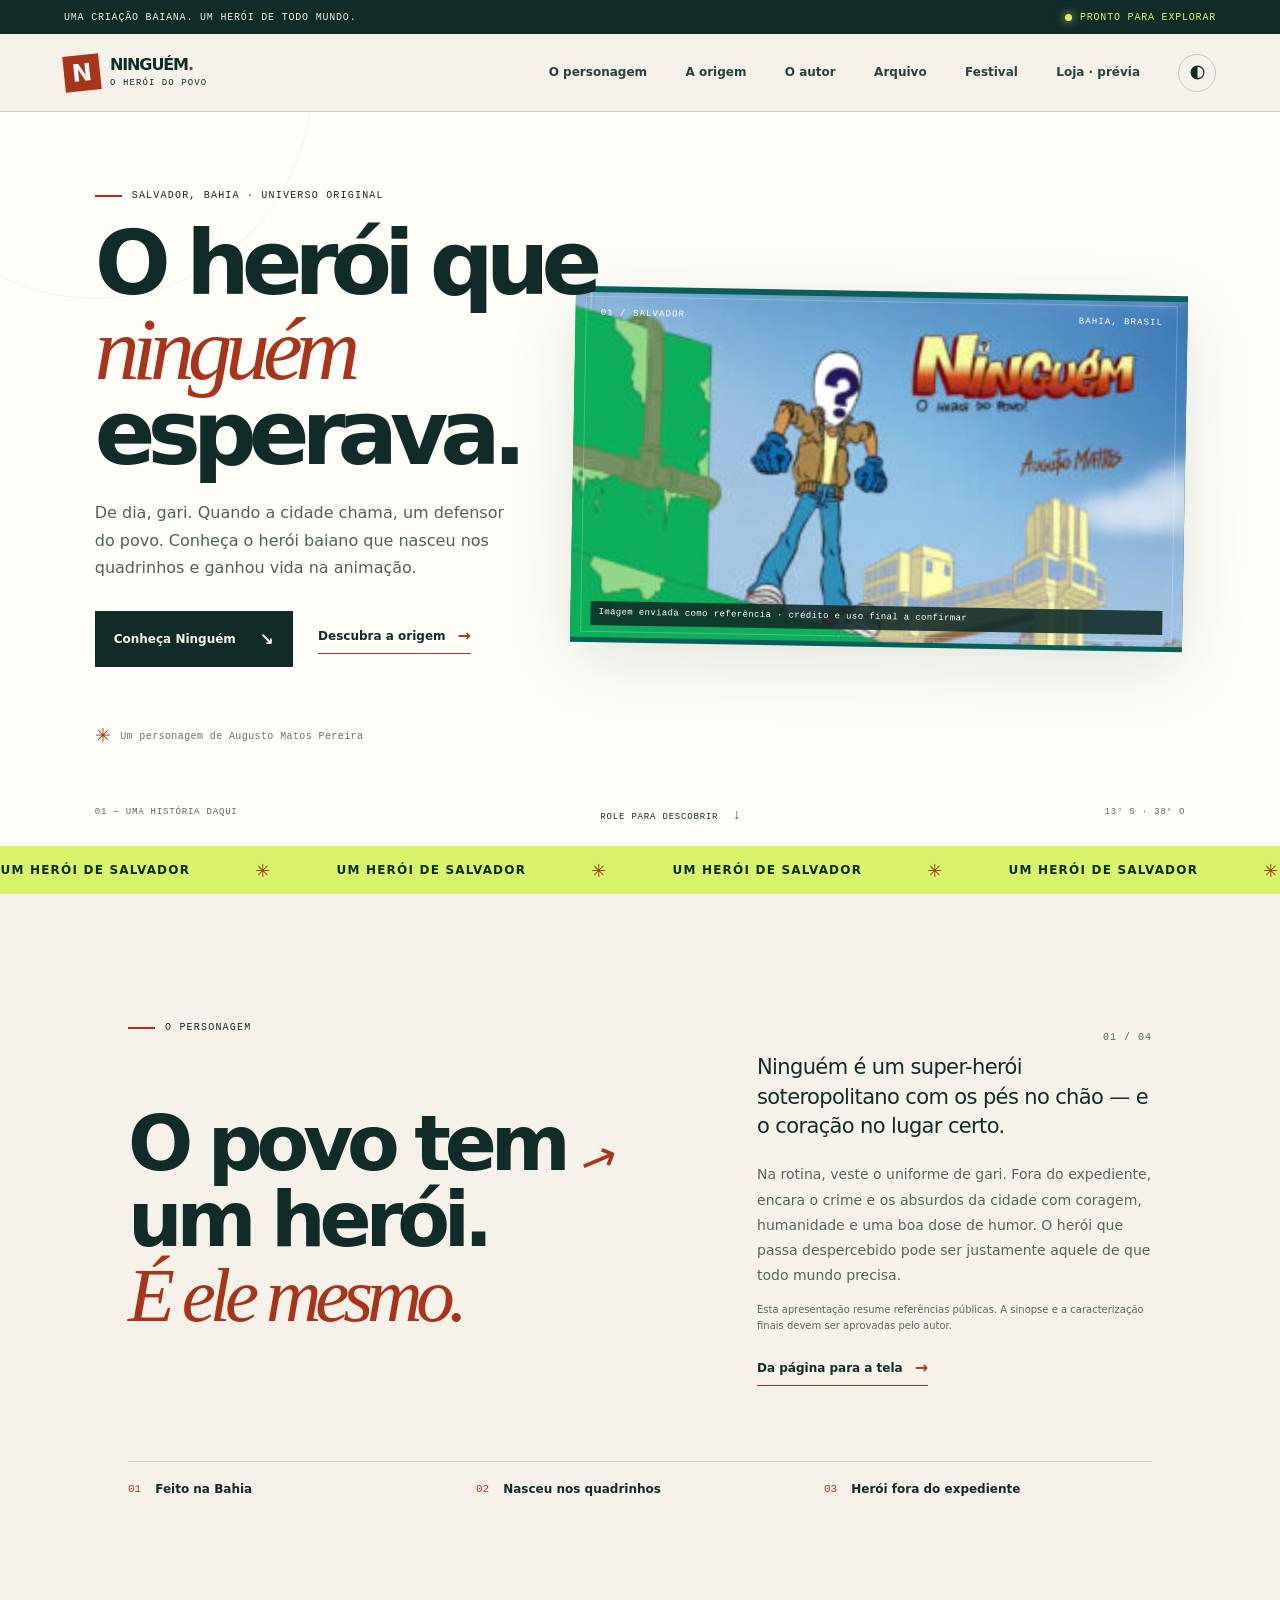
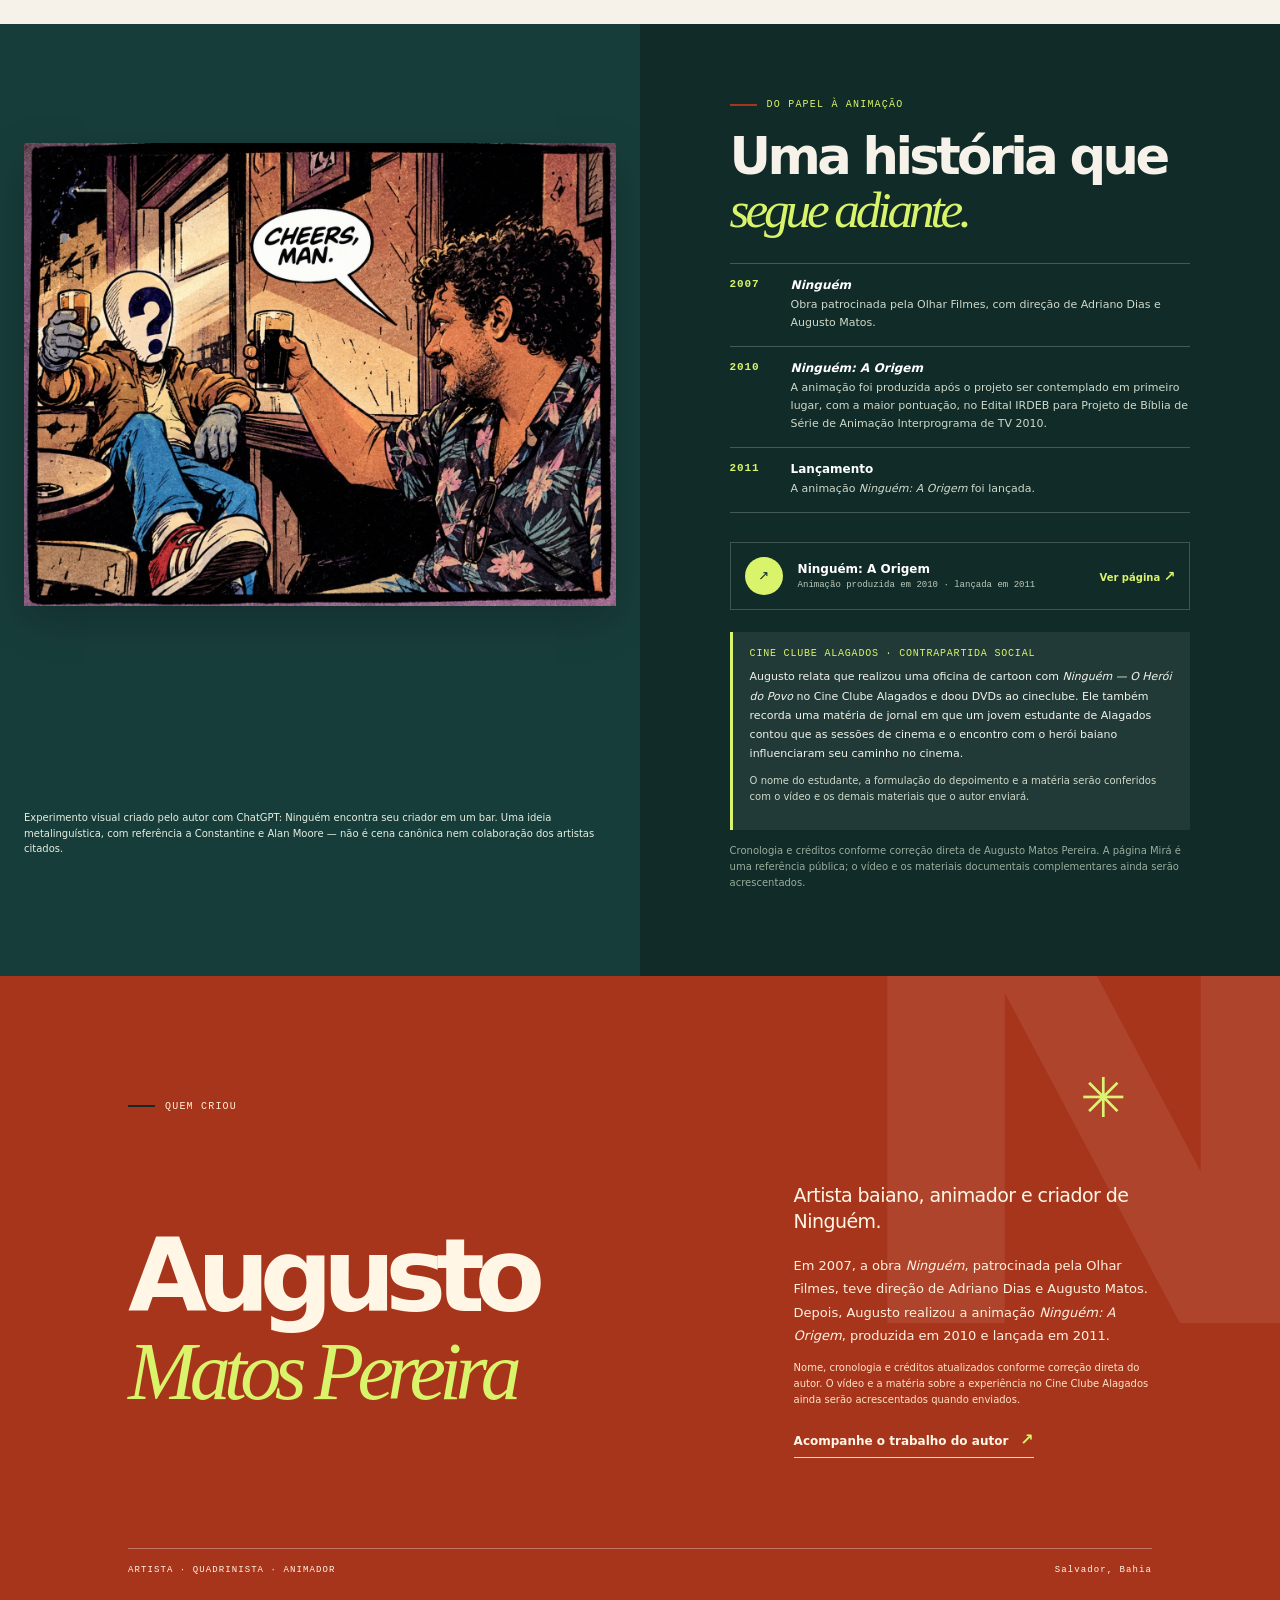
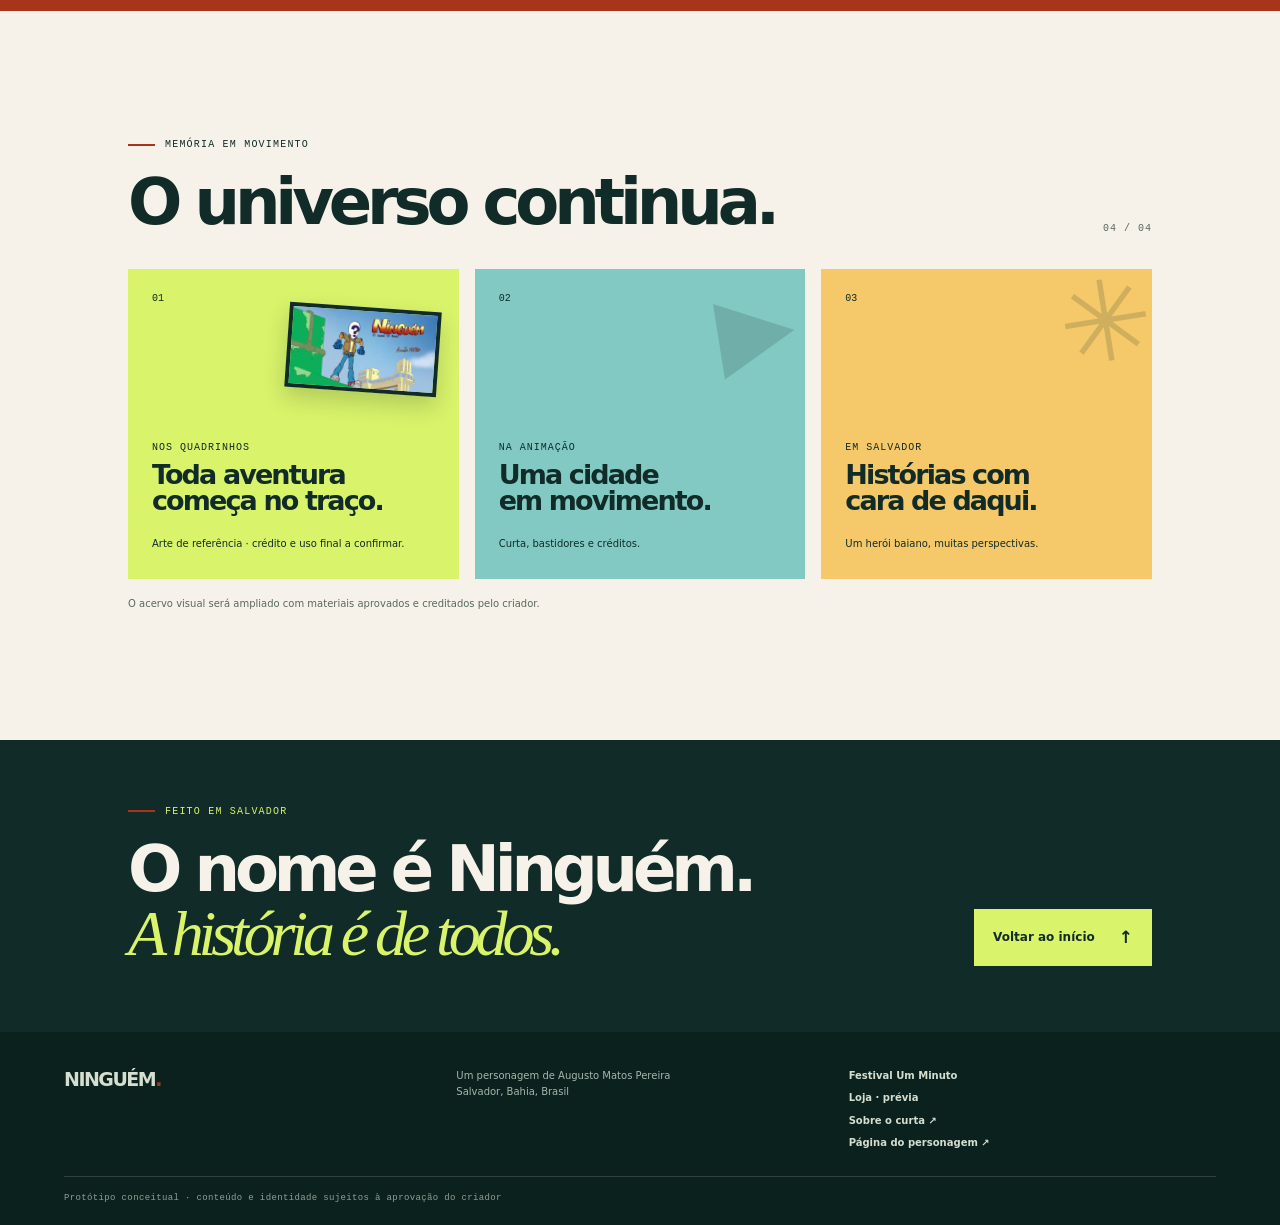
<file: index.html>
<!doctype html>
<html lang="pt-BR">
<head>
  <meta charset="utf-8">
  <meta name="viewport" content="width=device-width, initial-scale=1">
  <meta name="theme-color" content="#102b28">
  <meta name="description" content="Conheça Ninguém, o herói popular de Salvador criado por Augusto Matos Pereira.">
  <meta property="og:type" content="website">
  <meta property="og:title" content="Ninguém — o herói do povo">
  <meta property="og:description" content="Um herói baiano, uma cidade inteira de histórias.">
  <meta property="og:image" content="assets/ninguem-referencia.jpg">
  <title>Ninguém — o herói do povo | Salvador, Bahia</title>
  <link rel="icon" href="assets/icon.svg" type="image/svg+xml">
  <link rel="manifest" href="manifest.webmanifest">
  <link rel="stylesheet" href="styles.css">
  <script src="app.js" defer></script>
</head>
<body>
  <a class="skip-link" href="#conteudo">Pular para o conteúdo</a>
  <div class="utility-bar">
    <p>Uma criação baiana. Um herói de todo mundo.</p>
    <span class="connection-status" id="connection-status" role="status" aria-live="polite"><span class="status-dot" aria-hidden="true"></span><span id="connection-label">Pronto para explorar</span></span>
  </div>

  <header class="site-header">
    <a class="brand" href="#inicio" aria-label="Ninguém — início">
      <span class="brand-mark" aria-hidden="true">N</span>
      <span class="brand-name">NINGUÉM<span class="brand-period">.</span><small>O HERÓI DO POVO</small></span>
    </a>
    <button class="menu-toggle" id="menu-toggle" type="button" aria-expanded="false" aria-controls="primary-nav" aria-label="Abrir menu"><span></span><span></span></button>
    <nav class="primary-nav" id="primary-nav" aria-label="Navegação principal">
      <a href="#personagem">O personagem</a>
      <a href="#origem">A origem</a>
      <a href="#autor">O autor</a>
      <a href="#arquivo">Arquivo</a>
      <a href="festivalumminuto.html">Festival</a>
      <a href="loja.html">Loja · prévia</a>
    </nav>
    <div class="header-actions">
      <button class="icon-button" id="contrast-toggle" type="button" aria-pressed="false" aria-label="Ativar alto contraste" title="Alto contraste"><svg viewBox="0 0 24 24" aria-hidden="true"><circle cx="12" cy="12" r="9"></circle><path d="M12 3a9 9 0 0 0 0 18z"></path></svg></button>
      <button class="install-button" id="install-button" type="button" hidden>Instalar site <span aria-hidden="true">↓</span></button>
    </div>
  </header>

  <main id="conteudo">
    <section class="hero" id="inicio" aria-labelledby="hero-title">
      <div class="hero-copy">
        <p class="eyebrow"><span class="eyebrow-line"></span> Salvador, Bahia · Universo original</p>
        <h1 id="hero-title">O herói que<br><em>ninguém</em> esperava.</h1>
        <p class="hero-lede">De dia, gari. Quando a cidade chama, um defensor do povo. Conheça o herói baiano que nasceu nos quadrinhos e ganhou vida na animação.</p>
        <div class="hero-actions">
          <a class="button button-primary" href="#personagem">Conheça Ninguém <span aria-hidden="true">↘</span></a>
          <a class="text-link" href="#origem">Descubra a origem <span aria-hidden="true">→</span></a>
        </div>
        <div class="hero-note"><span class="note-star" aria-hidden="true">✳</span><span>Um personagem de Augusto Matos Pereira</span></div>
      </div>
      <div class="hero-art" aria-label="Imagem de referência do personagem enviada para este protótipo; créditos e autorização final a confirmar">
        <div class="art-caption"><span>01 / SALVADOR</span><span>BAHIA, BRASIL</span></div>
        <img src="assets/ninguem-referencia.jpg" alt="Arte de referência de Ninguém: personagem de máscara com ponto de interrogação, em cenário ilustrado de Salvador, com o logotipo do herói">
        <p class="art-disclaimer">Imagem enviada como referência · crédito e uso final a confirmar</p>
      </div>
      <div class="hero-bottom"><span>01 — UMA HISTÓRIA DAQUI</span><a href="#personagem" aria-label="Rolar para conhecer o personagem">ROLE PARA DESCOBRIR <span aria-hidden="true">↓</span></a><span>13° S · 38° O</span></div>
    </section>

    <div class="marquee" aria-label="Um herói de Salvador, para todo mundo"><div class="marquee-track" aria-hidden="true"><span>Um herói de Salvador</span><b>✳</b><span>Um herói de Salvador</span><b>✳</b><span>Um herói de Salvador</span><b>✳</b><span>Um herói de Salvador</span><b>✳</b></div></div>

    <section class="section character-section" id="personagem" aria-labelledby="character-title">
      <div class="section-heading">
        <p class="eyebrow"><span class="eyebrow-line"></span> O personagem</p>
        <span class="section-index">01 / 04</span>
      </div>
      <div class="character-grid">
        <div class="character-title-block"><h2 id="character-title">O povo tem<br>um herói.<br><em>É ele mesmo.</em></h2><span class="scribble" aria-hidden="true">↗</span></div>
        <div class="character-copy"><p class="intro-copy">Ninguém é um super-herói soteropolitano com os pés no chão — e o coração no lugar certo.</p><p>Na rotina, veste o uniforme de gari. Fora do expediente, encara o crime e os absurdos da cidade com coragem, humanidade e uma boa dose de humor. O herói que passa despercebido pode ser justamente aquele de que todo mundo precisa.</p><p class="small-note">Esta apresentação resume referências públicas. A sinopse e a caracterização finais devem ser aprovadas pelo autor.</p><a class="text-link dark-link" href="#origem">Da página para a tela <span aria-hidden="true">→</span></a></div>
      </div>
      <div class="character-facts" aria-label="Ficha rápida do personagem">
        <div><span class="fact-number">01</span><span class="fact-label">Feito na Bahia</span></div><div><span class="fact-number">02</span><span class="fact-label">Nasceu nos quadrinhos</span></div><div><span class="fact-number">03</span><span class="fact-label">Herói fora do expediente</span></div>
      </div>
    </section>

    <section class="origin-section" id="origem" aria-labelledby="origin-title">
      <div class="origin-art"><img src="assets/quadro-referencia.webp" alt="Conceito visual criado pelo autor com ChatGPT: Ninguém, de máscara, conversa com seu criador em um bar"><p class="origin-art-caption">Experimento visual criado pelo autor com ChatGPT: Ninguém encontra seu criador em um bar. Uma ideia metalinguística, com referência a Constantine e Alan Moore — não é cena canônica nem colaboração dos artistas citados.</p></div>
      <div class="origin-copy">
        <p class="eyebrow"><span class="eyebrow-line"></span> Do papel à animação</p>
        <h2 id="origin-title">Uma história que<br><em>segue adiante.</em></h2>
        <ol class="origin-timeline" aria-label="Cronologia de Ninguém">
          <li><span class="timeline-year">2007</span><div><strong><em>Ninguém</em></strong><p>Obra patrocinada pela Olhar Filmes, com direção de Adriano Dias e Augusto Matos.</p></div></li>
          <li><span class="timeline-year">2010</span><div><strong><em>Ninguém: A Origem</em></strong><p>A animação foi produzida após o projeto ser contemplado em primeiro lugar, com a maior pontuação, no Edital IRDEB para Projeto de Bíblia de Série de Animação Interprograma de TV 2010.</p></div></li>
          <li><span class="timeline-year">2011</span><div><strong>Lançamento</strong><p>A animação <em>Ninguém: A Origem</em> foi lançada.</p></div></li>
        </ol>
        <div class="film-card"><span class="film-icon" aria-hidden="true">↗</span><div><strong>Ninguém: A Origem</strong><span>Animação produzida em 2010 · lançada em 2011</span></div><a href="https://miraeba.com.br/2023/02/01/ninguem-o-heroi-do-povo-a-origem/" target="_blank" rel="noopener noreferrer" aria-label="Abrir a página pública sobre Ninguém: A Origem no site Mirá; requer conexão">Ver página <span aria-hidden="true">↗</span></a></div>
        <aside class="community-memory"><p class="memory-kicker">Cine Clube Alagados · contrapartida social</p><p>Augusto relata que realizou uma oficina de cartoon com <em>Ninguém — O Herói do Povo</em> no Cine Clube Alagados e doou DVDs ao cineclube. Ele também recorda uma matéria de jornal em que um jovem estudante de Alagados contou que as sessões de cinema e o encontro com o herói baiano influenciaram seu caminho no cinema.</p><p class="small-note">O nome do estudante, a formulação do depoimento e a matéria serão conferidos com o vídeo e os demais materiais que o autor enviará.</p></aside>
        <p class="small-note">Cronologia e créditos conforme correção direta de Augusto Matos Pereira. A página Mirá é uma referência pública; o vídeo e os materiais documentais complementares ainda serão acrescentados.</p>
      </div>
    </section>

    <section class="author-section" id="autor" aria-labelledby="author-title">
      <div class="author-label"><p class="eyebrow"><span class="eyebrow-line"></span> Quem criou</p><span class="author-asterisk" aria-hidden="true">✳</span></div>
      <div class="author-content"><h2 id="author-title">Augusto<br><em>Matos Pereira</em></h2><div class="author-bio"><p class="intro-copy">Artista baiano, animador e criador de Ninguém.</p><p>Em 2007, a obra <em>Ninguém</em>, patrocinada pela Olhar Filmes, teve direção de Adriano Dias e Augusto Matos. Depois, Augusto realizou a animação <em>Ninguém: A Origem</em>, produzida em 2010 e lançada em 2011.</p><p class="small-note">Nome, cronologia e créditos atualizados conforme correção direta do autor. O vídeo e a matéria sobre a experiência no Cine Clube Alagados ainda serão acrescentados quando enviados.</p><a class="text-link" href="https://www.instagram.com/augustomattos_animator/" target="_blank" rel="noopener noreferrer">Acompanhe o trabalho do autor <span aria-hidden="true">↗</span></a></div></div>
      <div class="author-bottom"><span>ARTISTA · QUADRINISTA · ANIMADOR</span><span>Salvador, Bahia</span></div>
    </section>

    <section class="archive-section" id="arquivo" aria-labelledby="archive-title">
      <div class="section-heading"><div><p class="eyebrow"><span class="eyebrow-line"></span> Memória em movimento</p><h2 id="archive-title">O universo continua.</h2></div><span class="section-index">04 / 04</span></div>
      <div class="archive-grid">
        <article class="archive-card archive-card-comic"><span class="archive-number">01</span><img class="archive-thumb" src="assets/ninguem-referencia.jpg" alt="Imagem de referência do personagem e do logotipo Ninguém enviada para este protótipo"><div><p>Nos quadrinhos</p><h3>Toda aventura<br>começa no traço.</h3><span class="archive-caption">Arte de referência · crédito e uso final a confirmar.</span></div></article>
        <article class="archive-card archive-card-film"><span class="archive-number">02</span><span class="archive-art-mark" aria-hidden="true">▶</span><div><p>Na animação</p><h3>Uma cidade<br>em movimento.</h3><span class="archive-caption">Curta, bastidores e créditos.</span></div></article>
        <article class="archive-card archive-card-city"><span class="archive-number">03</span><span class="archive-art-mark" aria-hidden="true">✳</span><div><p>Em Salvador</p><h3>Histórias com<br>cara de daqui.</h3><span class="archive-caption">Um herói baiano, muitas perspectivas.</span></div></article>
      </div>
      <p class="archive-note">O acervo visual será ampliado com materiais aprovados e creditados pelo criador.</p>
    </section>

    <section class="closing-band"><div><p class="eyebrow"><span class="eyebrow-line"></span> Feito em Salvador</p><h2>O nome é Ninguém.<br><em>A história é de todos.</em></h2></div><a class="button button-light" href="#inicio">Voltar ao início <span aria-hidden="true">↑</span></a></section>
  </main>

  <footer class="site-footer"><a class="footer-brand" href="#inicio">NINGUÉM<span>.</span></a><p>Um personagem de Augusto Matos Pereira<br>Salvador, Bahia, Brasil</p><div class="footer-links"><a href="festivalumminuto.html">Festival Um Minuto</a><a href="loja.html">Loja · prévia</a><a href="https://miraeba.com.br/2023/02/01/ninguem-o-heroi-do-povo-a-origem/" target="_blank" rel="noopener noreferrer">Sobre o curta <span aria-hidden="true">↗</span></a><a href="https://www.facebook.com/ninguemheroibaiano/" target="_blank" rel="noopener noreferrer">Página do personagem <span aria-hidden="true">↗</span></a></div><small>Protótipo conceitual · conteúdo e identidade sujeitos à aprovação do criador</small></footer>
  <noscript><p class="noscript-note">A navegação e o conteúdo principal estão disponíveis. Para instalar e usar o site offline, habilite JavaScript no navegador.</p></noscript>
</body>
</html>
</file>
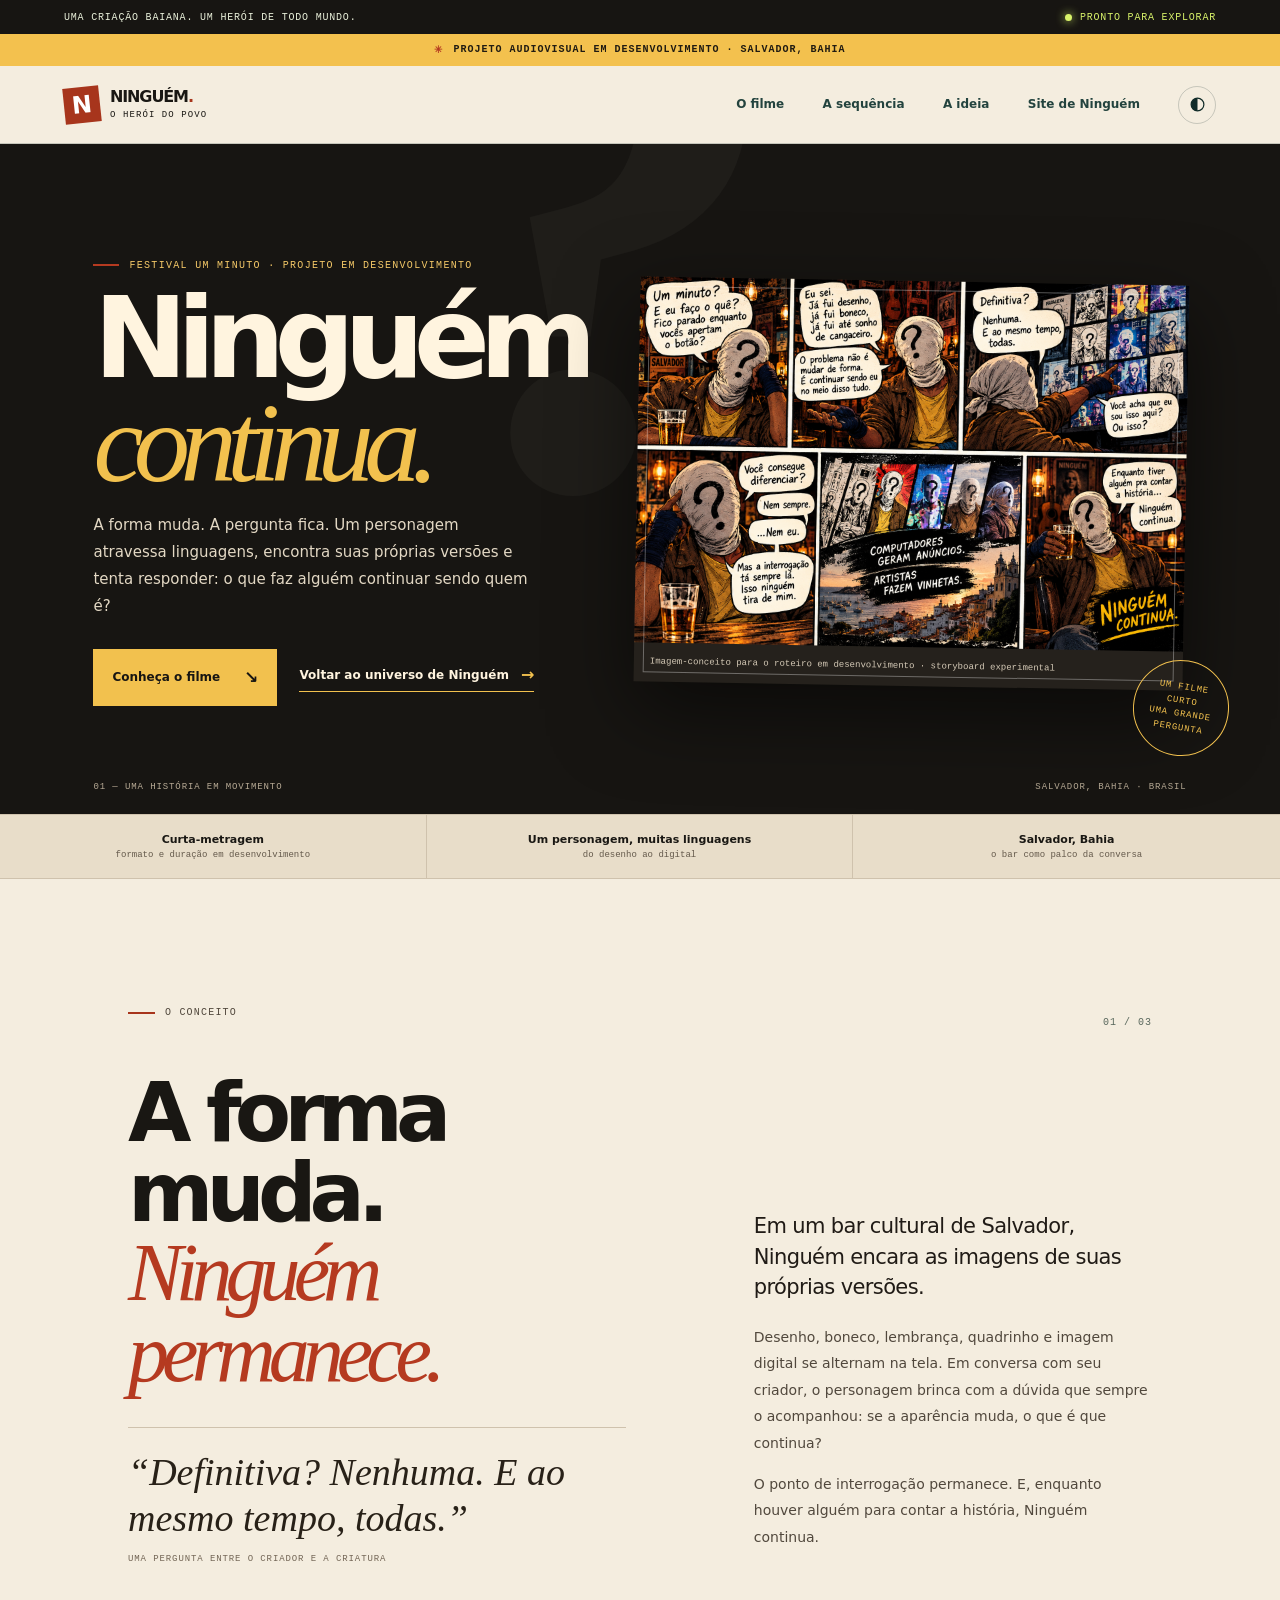
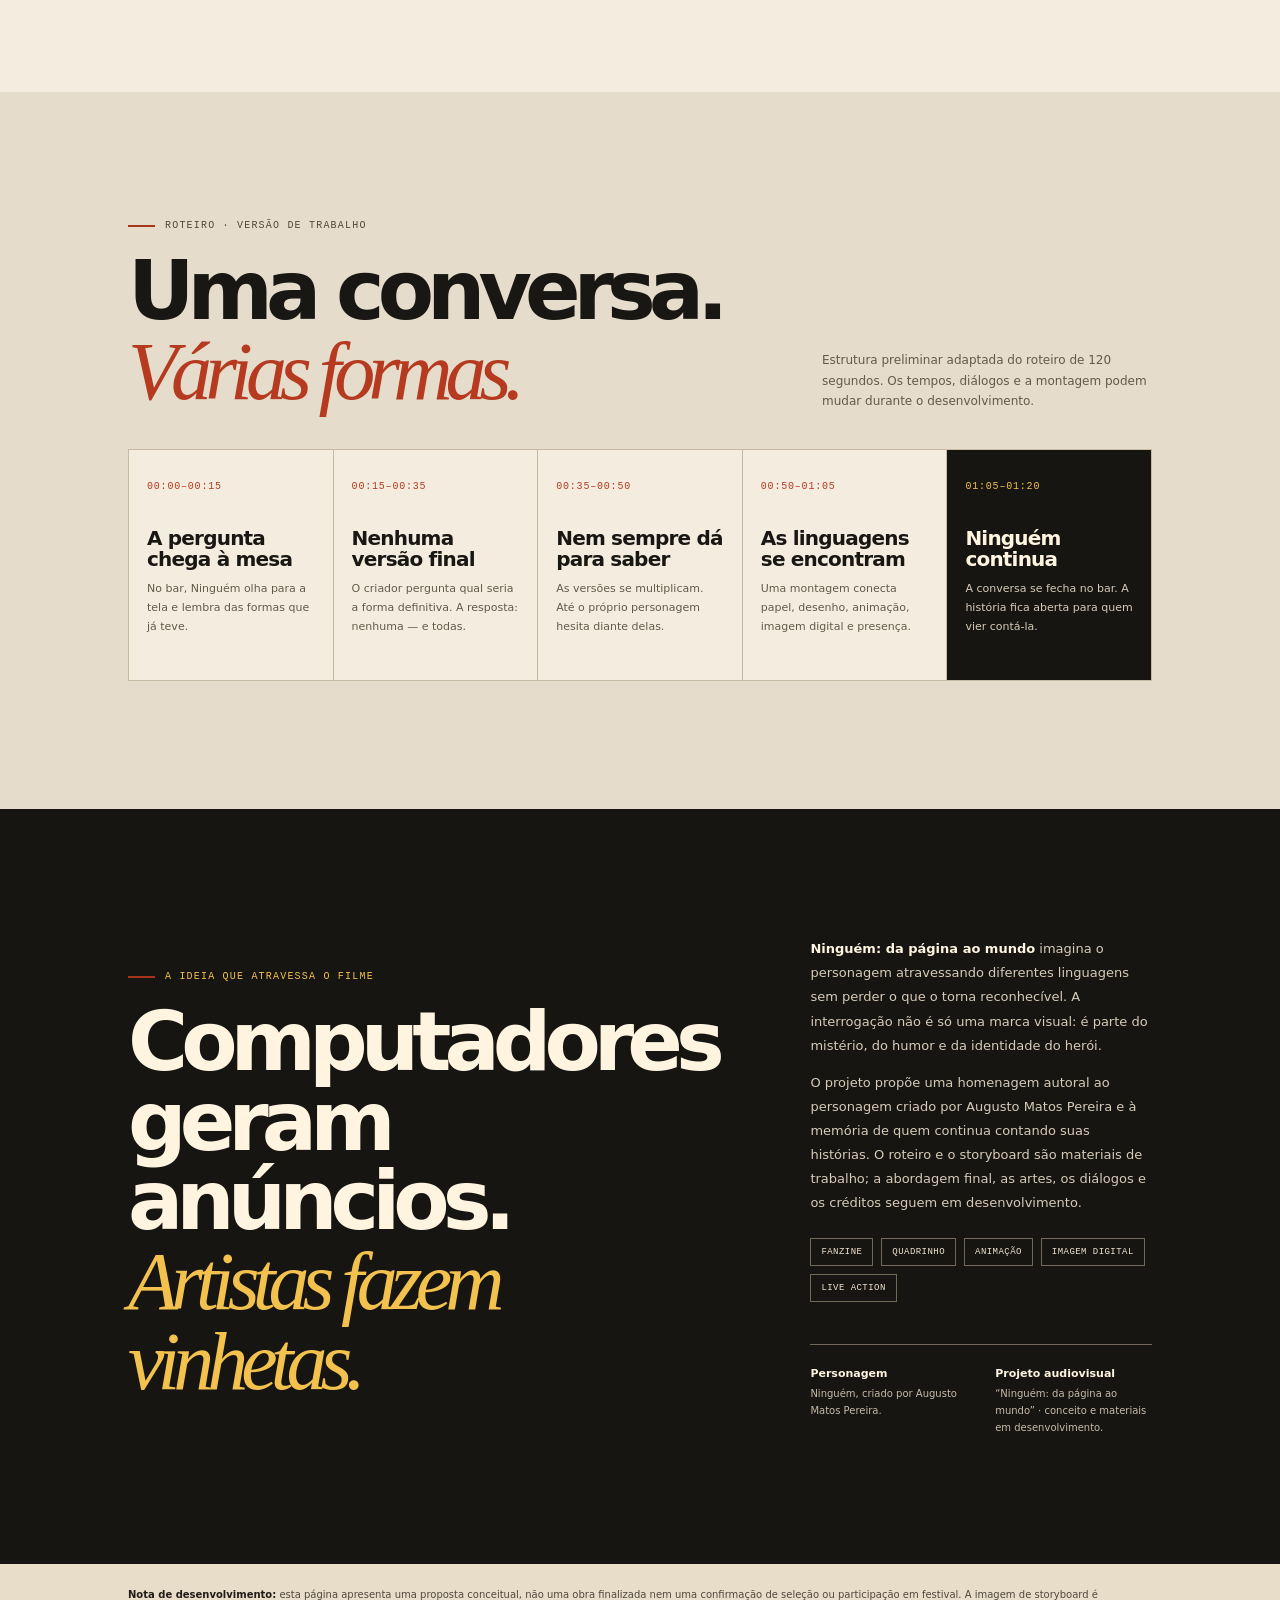
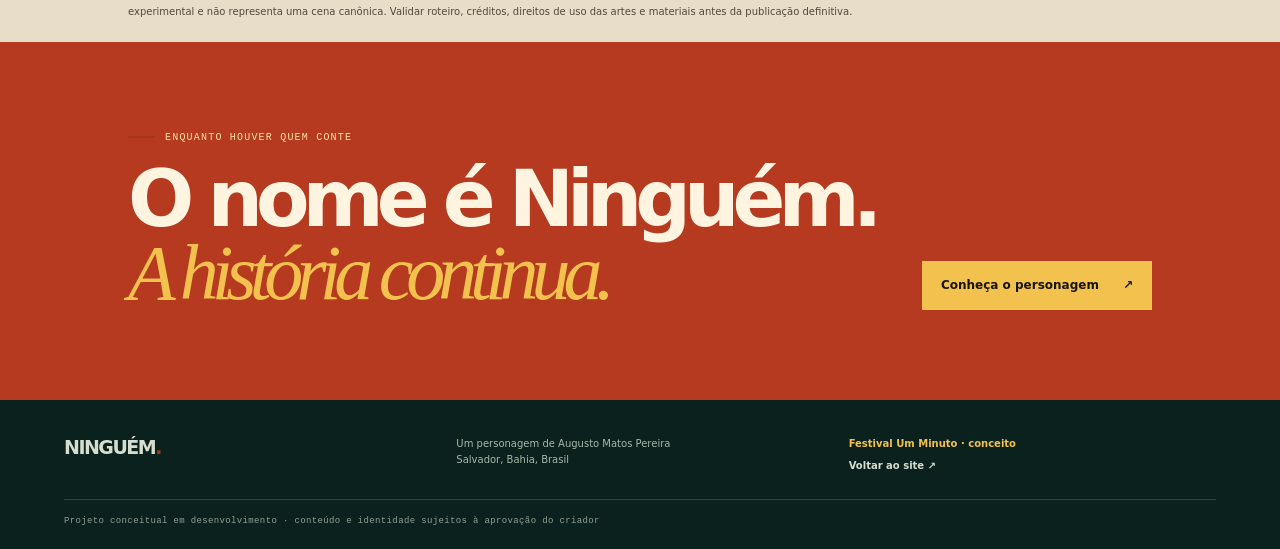
<file: festivalumminuto.html>
<!doctype html>
<html lang="pt-BR">
<head>
  <meta charset="utf-8">
  <meta name="viewport" content="width=device-width, initial-scale=1">
  <meta name="theme-color" content="#102b28">
  <meta name="description" content="Ninguém: da página ao mundo — um filme de um minuto sobre identidade, memória e as muitas formas de contar uma história, em desenvolvimento em Salvador, Bahia.">
  <meta property="og:type" content="website">
  <meta property="og:title" content="Ninguém continua — Festival Um Minuto">
  <meta property="og:description" content="A forma muda. A interrogação fica. Conheça o conceito de filme em desenvolvimento.">
  <meta property="og:image" content="assets/festival-um-minuto-storyboard.png">
  <title>Ninguém continua — Festival Um Minuto</title>
  <link rel="icon" href="assets/icon.svg" type="image/svg+xml">
  <link rel="manifest" href="manifest.webmanifest">
  <link rel="stylesheet" href="styles.css">
  <script src="app.js" defer></script>
  <style>
    .festival-page{--festival-red:#b53a20;--festival-gold:#f3c14e;--festival-paper:#f4eddf;background:var(--festival-paper);color:#191713}
    .festival-page .utility-bar{background:#171512}
    .festival-page .festival-banner{display:flex;justify-content:center;gap:10px;padding:10px 18px;background:var(--festival-gold);color:#201b12;text-align:center;font:600 10px var(--font-mono);letter-spacing:.1em;text-transform:uppercase}
    .festival-page .festival-banner span{color:var(--festival-red)}
    .festival-page .site-header{background:var(--festival-paper)}
    .festival-page .primary-nav a[aria-current=page]{color:var(--festival-red);text-decoration:underline;text-underline-offset:5px}
    .festival-hero{position:relative;isolation:isolate;overflow:hidden;min-height:670px;display:grid;grid-template-columns:.8fr 1.2fr;align-items:center;gap:4vw;padding:clamp(52px,7vw,96px) clamp(24px,7.3vw,112px) 82px;background:#171512;color:#fff4df}
    .festival-hero:before{content:"?";position:absolute;z-index:-1;right:38%;top:-.4em;color:rgba(255,244,223,.035);font:700 min(70vw,780px)/1 Georgia,serif;pointer-events:none}
    .festival-hero-copy,.festival-art{position:relative;z-index:1}
    .festival-kicker{display:flex;align-items:center;gap:10px;margin:0 0 20px;color:#f5c968;font:10px var(--font-mono);letter-spacing:.13em;text-transform:uppercase}
    .festival-kicker:before{content:"";width:26px;height:2px;background:var(--festival-red)}
    .festival-hero h1{max-width:600px;margin:0 0 22px;font:600 clamp(58px,8.8vw,116px)/.84 var(--font-display);letter-spacing:-.095em}
    .festival-hero h1 em{display:block;margin-top:.09em;color:#f2c14e;font-family:Georgia,serif;font-weight:400;letter-spacing:-.085em}
    .festival-lede{max-width:440px;margin:0;color:#e3d8c4;font-size:15px;line-height:1.8}
    .festival-actions{display:flex;flex-wrap:wrap;align-items:center;gap:22px;margin-top:29px}
    .festival-actions .button-primary{background:#f2c14e;color:#171512}
    .festival-actions .button-primary:hover{background:#fff4df}
    .festival-actions .text-link{border-color:#f2c14e;color:#fff4df}
    .festival-actions .text-link span{color:#f2c14e}
    .festival-art{margin:0;transform:rotate(1deg);background:#25211c;box-shadow:0 28px 80px #0008}
    .festival-art:before{position:absolute;inset:9px;border:1px solid #fff5;content:"";pointer-events:none}
    .festival-art img{display:block;width:100%;height:auto;max-height:540px;object-fit:cover}
    .festival-art figcaption{padding:12px 16px;color:#d4c9b6;font:9px/1.6 var(--font-mono)}
    .festival-hero-foot{position:absolute;bottom:22px;left:clamp(24px,7.3vw,112px);right:clamp(24px,7.3vw,112px);display:flex;justify-content:space-between;color:#b7aa95;font:9px var(--font-mono);letter-spacing:.1em}
    .festival-stamp{position:absolute;z-index:2;right:clamp(22px,4vw,60px);bottom:58px;width:96px;height:96px;border:1px solid #f2c14e;border-radius:50%;display:grid;place-items:center;text-align:center;color:#f2c14e;font:9px/1.5 var(--font-mono);letter-spacing:.09em;transform:rotate(9deg)}
    .festival-facts{display:grid;grid-template-columns:repeat(3,1fr);background:#e8ddc9;border-block:1px solid #cfc2ad}
    .festival-facts div{padding:18px 20px;text-align:center;border-right:1px solid #cfc2ad}
    .festival-facts div:last-child{border-right:0}
    .festival-facts strong,.festival-facts span{display:block}
    .festival-facts strong{font:600 11px var(--font-display)}
    .festival-facts span{margin-top:4px;color:#64594b;font:9px var(--font-mono)}
    .festival-section{padding:clamp(72px,10vw,130px) clamp(24px,10vw,154px)}
    .festival-section .section-heading{margin-bottom:35px}
    .festival-section .eyebrow{color:#51483d}
    .festival-section h2{max-width:850px;margin:0;font:600 clamp(42px,6.5vw,82px)/.97 var(--font-display);letter-spacing:-.085em}
    .festival-section h2 em{color:var(--festival-red);font-family:Georgia,serif;font-weight:400}
    .film-intro{display:grid;grid-template-columns:1fr .8fr;gap:10vw;align-items:end}
    .film-intro-copy{max-width:510px;color:#51483d;font-size:14px;line-height:1.9}
    .film-intro-copy .intro-copy{color:#201b16;font-size:21px;line-height:1.45}
    .film-pullquote{margin:34px 0 0;padding:22px 0 0;border-top:1px solid #cfc2ad;color:#282118;font:italic clamp(24px,3vw,38px)/1.2 Georgia,serif}
    .film-pullquote cite{display:block;margin-top:13px;color:#726555;font:9px var(--font-mono);font-style:normal;letter-spacing:.1em;text-transform:uppercase}
    .sequence-section{background:#e6dccb}
    .sequence-head{display:flex;align-items:end;justify-content:space-between;gap:30px;margin-bottom:38px}
    .sequence-head>p{max-width:330px;margin:0;color:#64594b;font-size:12px;line-height:1.7}
    .sequence-list{display:grid;grid-template-columns:repeat(5,minmax(0,1fr));gap:1px;background:#c7baa5;border:1px solid #c7baa5}
    .sequence-card{min-height:230px;padding:22px 18px;background:#f4eddf}
    .sequence-card .sequence-time{color:var(--festival-red);font:10px var(--font-mono);letter-spacing:.08em}
    .sequence-card h3{margin:31px 0 10px;font:600 20px/1.05 var(--font-display);letter-spacing:-.04em}
    .sequence-card p{margin:0;color:#64594b;font-size:11px;line-height:1.7}
    .sequence-card:last-child{background:#171512;color:#fff4df}
    .sequence-card:last-child p{color:#d6cbb8}
    .sequence-card:last-child .sequence-time{color:#f2c14e}
    .idea-section{display:grid;grid-template-columns:.8fr 1.2fr;gap:8vw;align-items:center;background:#171512;color:#fff4df}
    .idea-section .eyebrow{color:#f2c14e}
    .idea-section h2{max-width:580px}
    .idea-section h2 em{color:#f2c14e}
    .idea-copy{max-width:520px;color:#d6cbb8;font-size:13px;line-height:1.85}
    .idea-copy strong{color:#fff4df}
    .language-tags{display:flex;flex-wrap:wrap;gap:8px;margin-top:23px}
    .language-tags span{padding:8px 10px;border:1px solid #716858;color:#f1e5d1;font:9px var(--font-mono);letter-spacing:.05em}
    .festival-credits{display:grid;grid-template-columns:1fr 1fr;gap:28px;margin-top:42px;padding-top:22px;border-top:1px solid #716858}
    .festival-credits p{margin:0;color:#c6bba9;font-size:10px;line-height:1.7}
    .festival-credits strong{display:block;margin-bottom:5px;color:#fff4df;font:600 11px var(--font-display)}
    .festival-disclaimer{margin:0;padding:22px clamp(24px,10vw,154px);background:#e8ddc9;color:#51483d;font-size:10px;line-height:1.7}
    .festival-disclaimer strong{color:#201b16}
    .festival-closing{display:flex;justify-content:space-between;align-items:end;gap:25px;padding:clamp(55px,8vw,90px) clamp(24px,10vw,154px);background:var(--festival-red);color:#fff4df}
    .festival-closing .eyebrow{color:#ffe2a0}
    .festival-closing h2{margin:0;font:600 clamp(42px,6.5vw,78px)/.94 var(--font-display);letter-spacing:-.09em}
    .festival-closing h2 em{color:#f2c14e;font-family:Georgia,serif;font-weight:400}
    .festival-closing .button{background:#f2c14e;color:#171512;white-space:nowrap}
    .festival-footer .footer-links a:first-child{color:#f2c14e}
    body.festival-page.high-contrast{--festival-paper:#fff;background:#fff;color:#000}
    body.high-contrast .festival-hero,body.high-contrast .idea-section{background:#000;color:#fff}
    body.high-contrast .festival-hero .festival-lede,body.high-contrast .idea-copy,body.high-contrast .idea-copy strong{color:#fff}
    body.high-contrast .festival-facts,body.high-contrast .sequence-section,body.high-contrast .festival-disclaimer{background:#fff;color:#000}
    body.high-contrast .festival-facts span,body.high-contrast .sequence-head>p,body.high-contrast .sequence-card p,body.high-contrast .film-intro-copy{color:#111}
    body.high-contrast .sequence-card{background:#fff;color:#000}
    body.high-contrast .sequence-card:last-child{background:#000;color:#fff}
    @media(max-width:900px){.festival-hero{grid-template-columns:.9fr 1.1fr;gap:3vw;padding-inline:5vw}.festival-hero h1{font-size:clamp(58px,9vw,90px)}.festival-stamp{width:78px;height:78px;font-size:8px}.sequence-list{grid-template-columns:repeat(3,1fr)}.sequence-card{min-height:190px}}
    @media(max-width:680px){.festival-page .festival-banner{font-size:8px;line-height:1.5}.festival-hero{min-height:unset;display:flex;flex-direction:column;align-items:stretch;gap:27px;padding:50px 22px 65px}.festival-hero h1{font-size:clamp(63px,17vw,92px)}.festival-lede{font-size:13px}.festival-art{transform:none}.festival-art img{max-height:none}.festival-art figcaption{font-size:8px}.festival-stamp{right:31px;bottom:102px;width:68px;height:68px;font-size:7px}.festival-hero-foot{left:22px;right:22px;bottom:17px;font-size:7px}.festival-facts{grid-template-columns:1fr}.festival-facts div{border-right:0;border-bottom:1px solid #cfc2ad;padding:12px}.festival-facts div:last-child{border-bottom:0}.festival-section{padding:66px 22px}.festival-section .section-heading{margin-bottom:26px}.film-intro,.idea-section{grid-template-columns:1fr;gap:25px}.festival-section h2{font-size:clamp(43px,12vw,64px)}.film-intro-copy .intro-copy{font-size:19px}.film-pullquote{margin-top:25px;font-size:28px}.sequence-head{align-items:start;flex-direction:column}.sequence-list{grid-template-columns:1fr}.sequence-card{min-height:unset;padding:19px}.sequence-card h3{margin:18px 0 8px;font-size:20px}.festival-credits{grid-template-columns:1fr;gap:14px}.festival-disclaimer{padding:19px 22px}.festival-closing{align-items:start;flex-direction:column;padding:58px 22px}.festival-closing h2{font-size:clamp(43px,12vw,65px)}.festival-footer .footer-links{gap:9px}}
    @media(prefers-reduced-motion:reduce){html{scroll-behavior:auto}.festival-art img{transition:none}}
  </style>
</head>
<body class="festival-page">
  <a class="skip-link" href="#conteudo">Pular para o conteúdo</a>
  <div class="utility-bar">
    <p>Uma criação baiana. Um herói de todo mundo.</p>
    <span class="connection-status" id="connection-status" role="status" aria-live="polite"><span class="status-dot" aria-hidden="true"></span><span id="connection-label">Pronto para explorar</span></span>
  </div>
  <div class="festival-banner"><span aria-hidden="true">✳</span> Projeto audiovisual em desenvolvimento · Salvador, Bahia</div>
  <header class="site-header">
    <a class="brand" href="index.html" aria-label="Ninguém — página inicial">
      <span class="brand-mark" aria-hidden="true">N</span>
      <span class="brand-name">NINGUÉM<span class="brand-period">.</span><small>O HERÓI DO POVO</small></span>
    </a>
    <button class="menu-toggle" id="menu-toggle" type="button" aria-expanded="false" aria-controls="primary-nav" aria-label="Abrir menu"><span></span><span></span></button>
    <nav class="primary-nav" id="primary-nav" aria-label="Navegação principal">
      <a href="#filme">O filme</a>
      <a href="#sequencia">A sequência</a>
      <a href="#ideia">A ideia</a>
      <a href="index.html">Site de Ninguém</a>
    </nav>
    <div class="header-actions">
      <button class="icon-button" id="contrast-toggle" type="button" aria-pressed="false" aria-label="Ativar alto contraste" title="Alto contraste"><svg viewBox="0 0 24 24" aria-hidden="true"><circle cx="12" cy="12" r="9"></circle><path d="M12 3a9 9 0 0 0 0 18z"></path></svg></button>
      <button class="install-button" id="install-button" type="button" hidden>Instalar site <span aria-hidden="true">↓</span></button>
    </div>
  </header>
  <main id="conteudo">
    <section class="festival-hero" id="inicio" aria-labelledby="festival-title">
      <div class="festival-hero-copy">
        <p class="festival-kicker">Festival Um Minuto · projeto em desenvolvimento</p>
        <h1 id="festival-title">Ninguém<em>continua.</em></h1>
        <p class="festival-lede">A forma muda. A pergunta fica. Um personagem atravessa linguagens, encontra suas próprias versões e tenta responder: o que faz alguém continuar sendo quem é?</p>
        <div class="festival-actions">
          <a class="button button-primary" href="#filme">Conheça o filme <span aria-hidden="true">↘</span></a>
          <a class="text-link" href="index.html">Voltar ao universo de Ninguém <span aria-hidden="true">→</span></a>
        </div>
      </div>
      <figure class="festival-art">
        <img src="assets/festival-um-minuto-storyboard.png" alt="Storyboard em formato de página de quadrinhos: Ninguém, com o rosto coberto e uma interrogação, conversa num bar de Salvador e observa diferentes versões de si mesmo">
        <figcaption>Imagem-conceito para o roteiro em desenvolvimento · storyboard experimental</figcaption>
      </figure>
      <div class="festival-stamp" aria-label="Duração-alvo: um minuto">UM FILME<br>CURTO<br>UMA GRANDE<br>PERGUNTA</div>
      <div class="festival-hero-foot"><span>01 — UMA HISTÓRIA EM MOVIMENTO</span><span>SALVADOR, BAHIA · BRASIL</span></div>
    </section>

    <div class="festival-facts" aria-label="Informações do projeto">
      <div><strong>Curta-metragem</strong><span>formato e duração em desenvolvimento</span></div>
      <div><strong>Um personagem, muitas linguagens</strong><span>do desenho ao digital</span></div>
      <div><strong>Salvador, Bahia</strong><span>o bar como palco da conversa</span></div>
    </div>

    <section class="festival-section" id="filme" aria-labelledby="film-title">
      <div class="section-heading"><p class="eyebrow"><span class="eyebrow-line"></span> O conceito</p><span class="section-index">01 / 03</span></div>
      <div class="film-intro">
        <div><h2 id="film-title">A forma muda.<br><em>Ninguém permanece.</em></h2><blockquote class="film-pullquote">“Definitiva? Nenhuma. E ao mesmo tempo, todas.”<cite>Uma pergunta entre o criador e a criatura</cite></blockquote></div>
        <div class="film-intro-copy"><p class="intro-copy">Em um bar cultural de Salvador, Ninguém encara as imagens de suas próprias versões.</p><p>Desenho, boneco, lembrança, quadrinho e imagem digital se alternam na tela. Em conversa com seu criador, o personagem brinca com a dúvida que sempre o acompanhou: se a aparência muda, o que é que continua?</p><p>O ponto de interrogação permanece. E, enquanto houver alguém para contar a história, Ninguém continua.</p></div>
      </div>
    </section>

    <section class="festival-section sequence-section" id="sequencia" aria-labelledby="sequence-title">
      <div class="sequence-head">
        <div><p class="eyebrow"><span class="eyebrow-line"></span> Roteiro · versão de trabalho</p><h2 id="sequence-title">Uma conversa.<br><em>Várias formas.</em></h2></div>
        <p>Estrutura preliminar adaptada do roteiro de 120 segundos. Os tempos, diálogos e a montagem podem mudar durante o desenvolvimento.</p>
      </div>
      <div class="sequence-list">
        <article class="sequence-card"><span class="sequence-time">00:00–00:15</span><h3>A pergunta chega à mesa</h3><p>No bar, Ninguém olha para a tela e lembra das formas que já teve.</p></article>
        <article class="sequence-card"><span class="sequence-time">00:15–00:35</span><h3>Nenhuma versão final</h3><p>O criador pergunta qual seria a forma definitiva. A resposta: nenhuma — e todas.</p></article>
        <article class="sequence-card"><span class="sequence-time">00:35–00:50</span><h3>Nem sempre dá para saber</h3><p>As versões se multiplicam. Até o próprio personagem hesita diante delas.</p></article>
        <article class="sequence-card"><span class="sequence-time">00:50–01:05</span><h3>As linguagens se encontram</h3><p>Uma montagem conecta papel, desenho, animação, imagem digital e presença.</p></article>
        <article class="sequence-card"><span class="sequence-time">01:05–01:20</span><h3>Ninguém continua</h3><p>A conversa se fecha no bar. A história fica aberta para quem vier contá-la.</p></article>
      </div>
    </section>

    <section class="festival-section idea-section" id="ideia" aria-labelledby="idea-title">
      <div><p class="eyebrow"><span class="eyebrow-line"></span> A ideia que atravessa o filme</p><h2 id="idea-title">Computadores geram anúncios.<br><em>Artistas fazem vinhetas.</em></h2></div>
      <div class="idea-copy"><p><strong>Ninguém: da página ao mundo</strong> imagina o personagem atravessando diferentes linguagens sem perder o que o torna reconhecível. A interrogação não é só uma marca visual: é parte do mistério, do humor e da identidade do herói.</p><p>O projeto propõe uma homenagem autoral ao personagem criado por Augusto Matos Pereira e à memória de quem continua contando suas histórias. O roteiro e o storyboard são materiais de trabalho; a abordagem final, as artes, os diálogos e os créditos seguem em desenvolvimento.</p>
        <div class="language-tags" aria-label="Linguagens previstas no conceito"><span>FANZINE</span><span>QUADRINHO</span><span>ANIMAÇÃO</span><span>IMAGEM DIGITAL</span><span>LIVE ACTION</span></div>
        <div class="festival-credits"><p><strong>Personagem</strong>Ninguém, criado por Augusto Matos Pereira.</p><p><strong>Projeto audiovisual</strong>“Ninguém: da página ao mundo” · conceito e materiais em desenvolvimento.</p></div>
      </div>
    </section>

    <aside class="festival-disclaimer"><strong>Nota de desenvolvimento:</strong> esta página apresenta uma proposta conceitual, não uma obra finalizada nem uma confirmação de seleção ou participação em festival. A imagem de storyboard é experimental e não representa uma cena canônica. Validar roteiro, créditos, direitos de uso das artes e materiais antes da publicação definitiva.</aside>

    <section class="festival-closing" aria-labelledby="closing-title">
      <div><p class="eyebrow"><span class="eyebrow-line"></span> Enquanto houver quem conte</p><h2 id="closing-title">O nome é Ninguém.<br><em>A história continua.</em></h2></div>
      <a class="button" href="index.html">Conheça o personagem <span aria-hidden="true">↗</span></a>
    </section>
  </main>
  <footer class="site-footer festival-footer">
    <a class="footer-brand" href="index.html">NINGUÉM<span>.</span></a>
    <p>Um personagem de Augusto Matos Pereira<br>Salvador, Bahia, Brasil</p>
    <div class="footer-links"><a href="festivalumminuto.html" aria-current="page">Festival Um Minuto · conceito</a><a href="index.html">Voltar ao site <span aria-hidden="true">↗</span></a></div>
    <small>Projeto conceitual em desenvolvimento · conteúdo e identidade sujeitos à aprovação do criador</small>
  </footer>
</body>
</html>
</file>
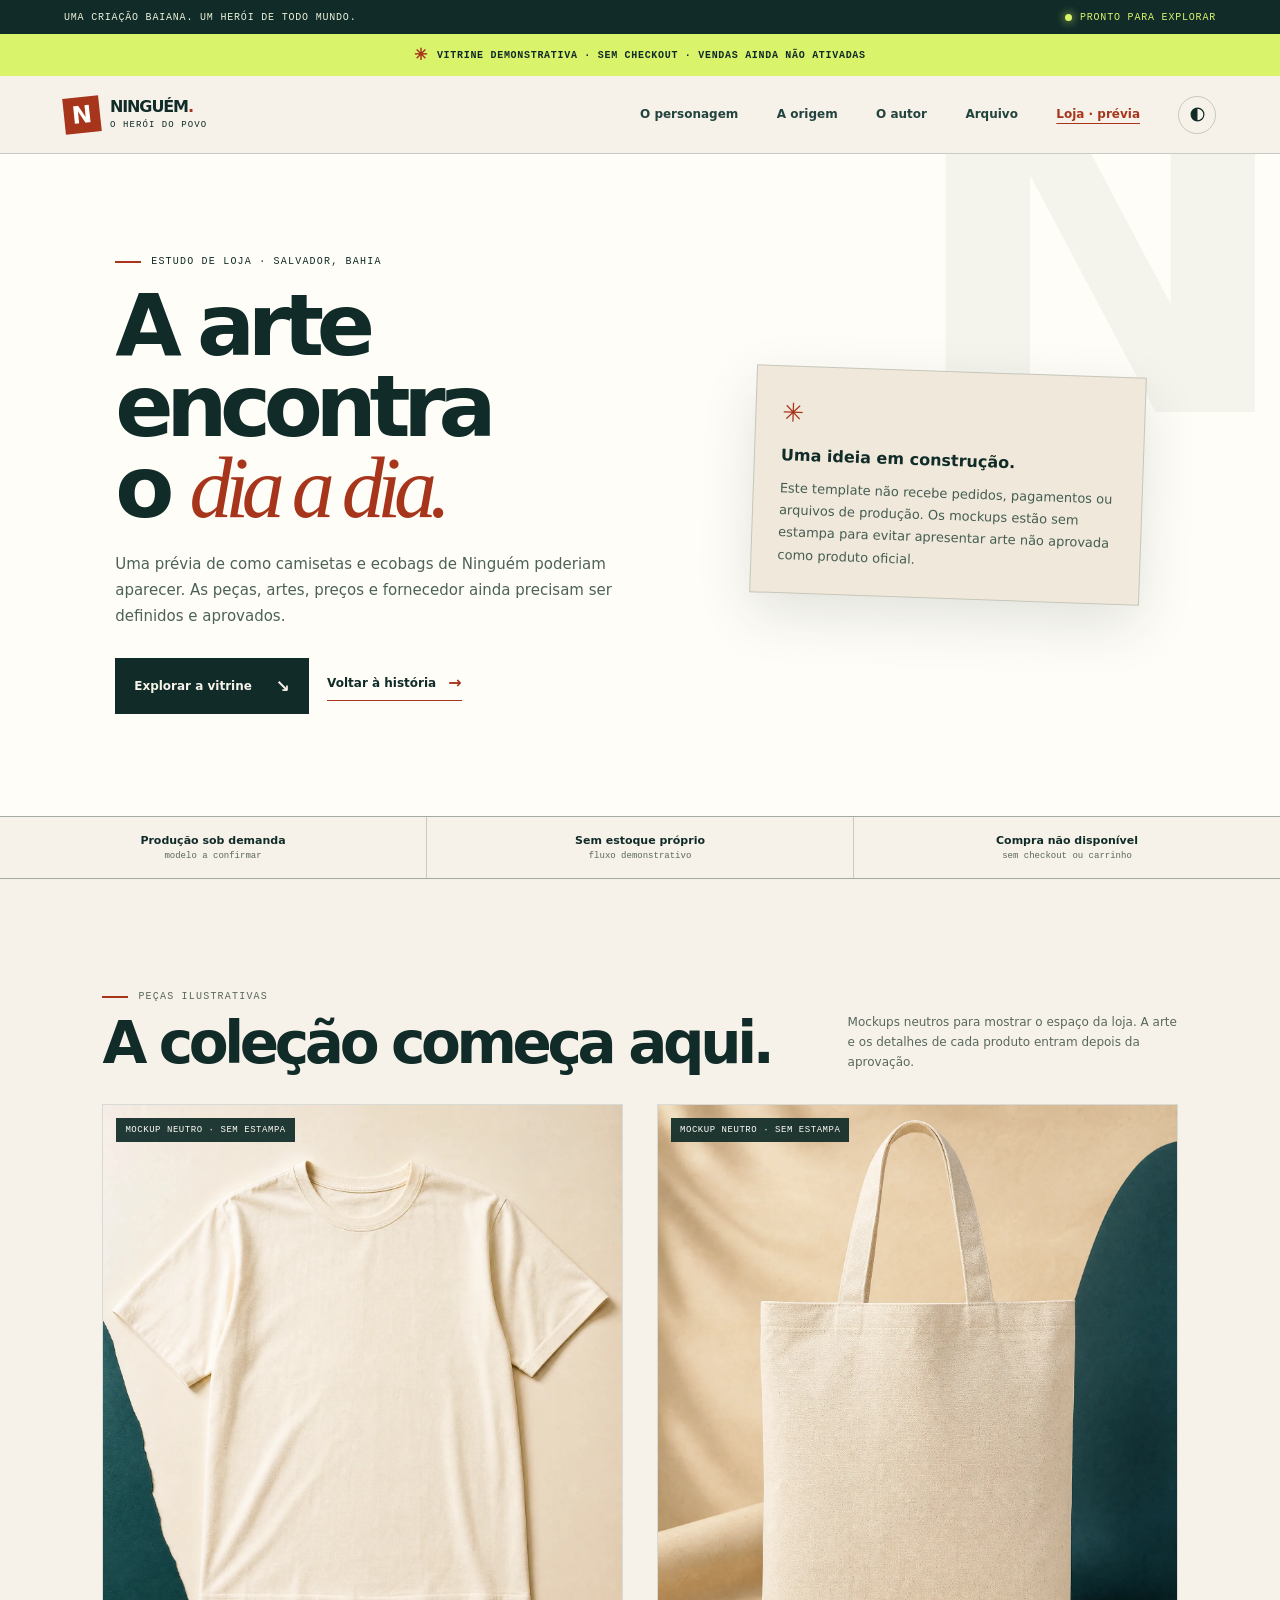
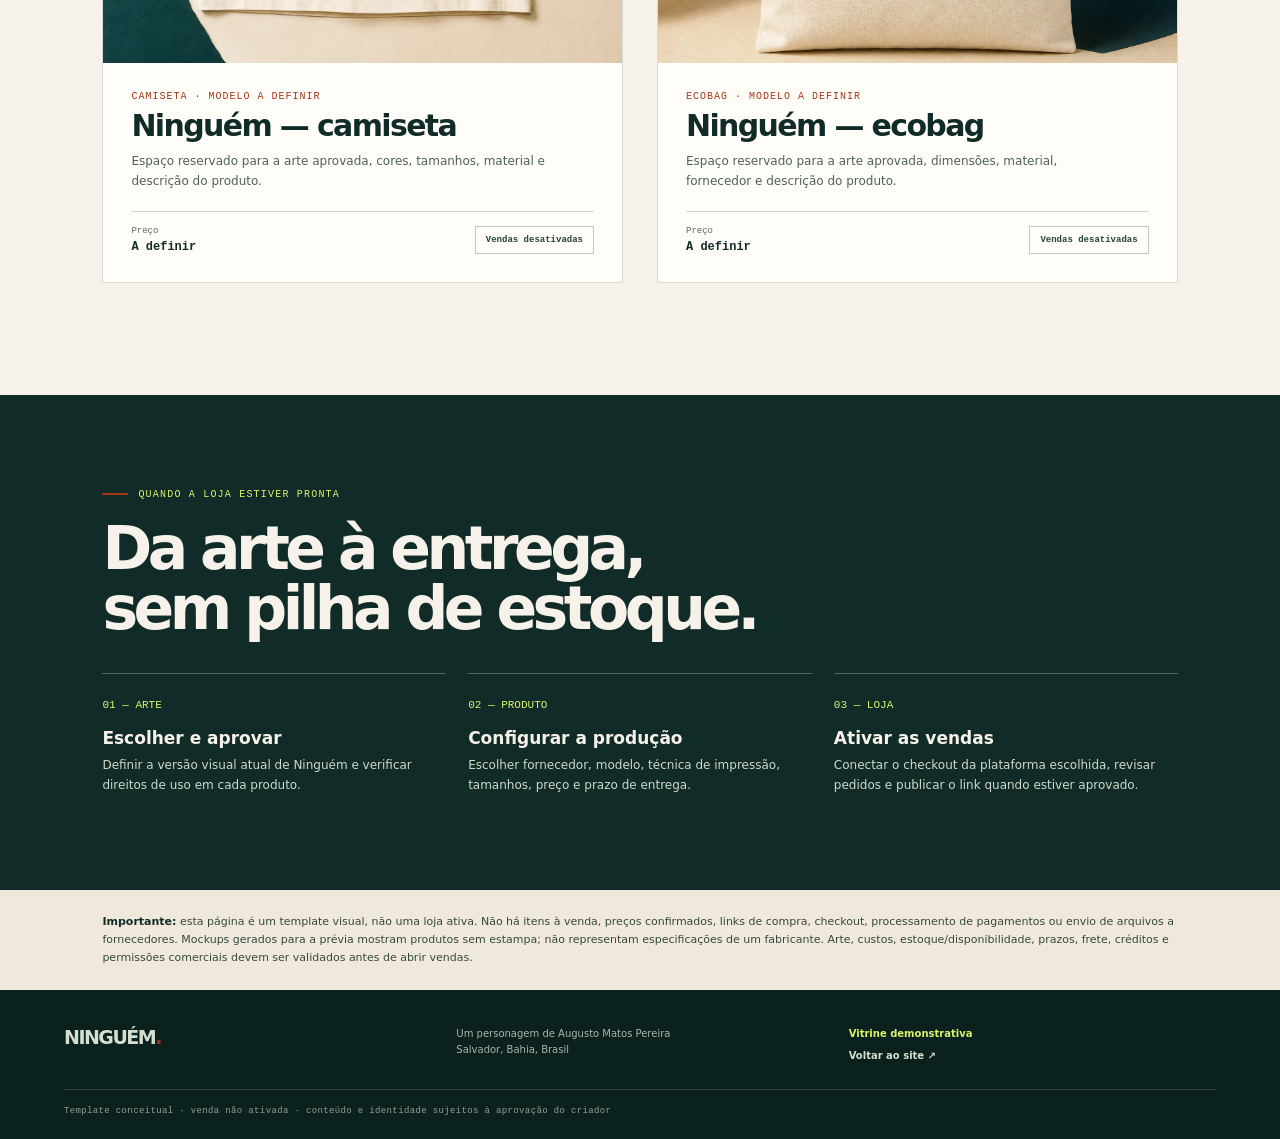
<file: loja.html>
<!doctype html>
<html lang="pt-BR">
<head>
  <meta charset="utf-8">
  <meta name="viewport" content="width=device-width, initial-scale=1">
  <meta name="theme-color" content="#102b28">
  <meta name="description" content="Vitrine demonstrativa de camisetas e ecobags de Ninguém. Produtos, artes, valores e vendas aguardam definição.">
  <title>Vitrine — Ninguém, o herói do povo</title>
  <link rel="icon" href="assets/icon.svg" type="image/svg+xml">
  <link rel="manifest" href="manifest.webmanifest">
  <link rel="stylesheet" href="styles.css">
  <script src="app.js" defer></script>
  <style>
    .shop-page{background:var(--paper);color:var(--ink)}
    .shop-notice{display:flex;align-items:center;justify-content:center;gap:9px;padding:11px 18px;background:var(--lime);color:var(--ink);text-align:center;font:600 10px var(--font-mono);letter-spacing:.07em;text-transform:uppercase}
    .shop-notice span{color:var(--orange);font-size:16px}
    .shop-nav .primary-nav a[aria-current=page]{color:var(--orange);text-decoration:underline;text-underline-offset:5px}
    .shop-hero{position:relative;overflow:hidden;display:grid;grid-template-columns:1.12fr .88fr;gap:5vw;align-items:center;padding:clamp(58px,8vw,108px) clamp(24px,9vw,136px);background:var(--paper-2)}
    .shop-hero:after{content:'N';position:absolute;right:3vw;top:-.3em;color:rgba(16,43,40,.045);font:700 min(37vw,490px)/1 var(--font-display);letter-spacing:-.12em;pointer-events:none}
    .shop-hero-copy,.shop-hero-visual{position:relative;z-index:1}
    .shop-kicker{display:flex;align-items:center;gap:10px;margin:0 0 18px;font:10px var(--font-mono);letter-spacing:.12em;text-transform:uppercase}
    .shop-kicker:before{content:'';width:26px;height:2px;background:var(--orange)}
    .shop-hero h1{max-width:680px;margin:0 0 22px;font:600 clamp(48px,7vw,86px)/.94 var(--font-display);letter-spacing:-.085em}
    .shop-hero h1 em{color:var(--orange);font-family:Georgia,serif;font-weight:400}
    .shop-lede{max-width:540px;margin:0;color:#4c6258;font-size:15px;line-height:1.75}
    .shop-hero-actions{display:flex;flex-wrap:wrap;align-items:center;gap:18px;margin-top:28px}
    .shop-hero-visual{min-height:330px;display:grid;place-items:center}
    .hero-note-card{width:min(100%,390px);padding:26px;border:1px solid rgba(16,43,40,.18);background:#f0e9db;box-shadow:0 20px 55px rgba(16,43,40,.12);transform:rotate(2deg)}
    .hero-note-card strong{display:block;margin-bottom:13px;font:600 16px var(--font-display)}
    .hero-note-card p{margin:0;color:#465d53;font-size:13px;line-height:1.7}
    .hero-note-card .note-symbol{display:block;margin-bottom:13px;color:var(--orange);font-size:26px}
    .shop-facts{display:grid;grid-template-columns:repeat(3,1fr);gap:1px;background:var(--line);border-block:1px solid var(--line)}
    .shop-facts div{padding:17px 22px;background:var(--paper);text-align:center}
    .shop-facts strong,.shop-facts span{display:block}
    .shop-facts strong{font:600 11px var(--font-display)}
    .shop-facts span{margin-top:4px;color:#59685d;font:9px var(--font-mono)}
    .shop-collection{padding:clamp(68px,9vw,112px) clamp(22px,8vw,120px)}
    .shop-section-head{display:flex;align-items:end;justify-content:space-between;gap:24px;margin-bottom:32px}
    .shop-section-head .shop-kicker{margin-bottom:12px;color:#59685d}
    .shop-section-head h2{margin:0;font:600 clamp(36px,5vw,58px)/1 var(--font-display);letter-spacing:-.075em}
    .shop-section-head>p{max-width:330px;margin:0;color:#59685d;font-size:12px;line-height:1.65}
    .product-grid{display:grid;grid-template-columns:repeat(2,minmax(0,1fr));gap:clamp(16px,3vw,34px)}
    .product-card{overflow:hidden;border:1px solid rgba(16,43,40,.16);background:var(--paper-2)}
    .product-visual{position:relative;overflow:hidden;background:#eee8dc}
    .product-visual img{display:block;width:100%;aspect-ratio:4/4.3;object-fit:cover;transition:transform .35s}
    .product-card:hover .product-visual img{transform:scale(1.025)}
    .mockup-label{position:absolute;left:13px;top:13px;padding:7px 9px;background:rgba(16,43,40,.92);color:#fffdf7;font:9px var(--font-mono);letter-spacing:.06em;text-transform:uppercase}
    .product-info{padding:clamp(17px,2.4vw,28px)}
    .product-type{margin:0 0 8px;color:var(--orange);font:10px var(--font-mono);letter-spacing:.1em;text-transform:uppercase}
    .product-info h3{margin:0;font:600 clamp(20px,2.7vw,30px)/1.05 var(--font-display);letter-spacing:-.055em}
    .product-desc{max-width:440px;margin:11px 0 19px;color:#4c6258;font-size:12px;line-height:1.65}
    .product-meta{display:flex;align-items:center;justify-content:space-between;gap:10px;padding-top:14px;border-top:1px solid var(--line)}
    .product-price{font:600 12px var(--font-mono)}
    .product-price small{display:block;margin-bottom:4px;color:#59685d;font:9px var(--font-mono)}
    .product-state{padding:8px 10px;border:1px solid rgba(16,43,40,.25);background:transparent;color:#23433e;font:600 9px var(--font-mono);text-align:center}
    .shop-process{padding:clamp(60px,8vw,94px) clamp(22px,8vw,120px);background:var(--ink);color:var(--paper)}
    .shop-process .shop-kicker{color:var(--lime)}
    .shop-process h2{max-width:700px;margin:0;font:600 clamp(36px,5vw,60px)/1 var(--font-display);letter-spacing:-.075em}
    .process-grid{display:grid;grid-template-columns:repeat(3,1fr);gap:22px;margin-top:35px}
    .process-step{padding-top:17px;border-top:1px solid rgba(255,255,255,.28)}
    .process-step b{color:var(--lime);font:11px var(--font-mono)}
    .process-step h3{margin:12px 0 7px;font:600 17px var(--font-display)}
    .process-step p{margin:0;color:#d0d9c9;font-size:12px;line-height:1.7}
    .shop-disclaimer{padding:23px clamp(22px,8vw,120px);background:#f0e9db;color:#34493e;font-size:11px;line-height:1.65}
    .shop-disclaimer strong{color:var(--ink)}
    .shop-footer .footer-links a:first-child{color:var(--lime)}
    body.high-contrast .shop-process{background:#000;color:#fff}
    body.high-contrast .shop-process p{color:#fff}
    body.high-contrast .shop-hero:after{color:rgba(0,0,0,.05)}
    body.high-contrast .shop-facts span,body.high-contrast .shop-section-head>p,body.high-contrast .product-desc,body.high-contrast .product-price small{color:#111}
    body.high-contrast .shop-disclaimer{background:#fff;color:#111}
    body.high-contrast .product-state{border-color:#000;color:#000}
    @media(max-width:780px){.shop-hero{grid-template-columns:1fr;gap:20px}.shop-hero-visual{min-height:210px;place-items:start center}.hero-note-card{width:min(100%,520px)}.shop-section-head{align-items:start;flex-direction:column}.process-grid{gap:15px}}
    @media(max-width:600px){.shop-notice{font-size:8px;line-height:1.5}.shop-hero{padding:54px 22px 42px}.shop-hero h1{font-size:clamp(49px,14vw,72px)}.shop-lede{font-size:13px}.shop-facts{grid-template-columns:1fr}.shop-facts div{padding:12px}.product-grid{grid-template-columns:1fr;gap:18px}.product-visual img{aspect-ratio:4/4.5}.product-info{padding:18px}.product-info h3{font-size:25px}.process-grid{grid-template-columns:1fr;gap:24px}.shop-section-head h2,.shop-process h2{font-size:39px}.shop-collection{padding:63px 20px}.shop-process{padding:57px 22px}.shop-disclaimer{padding:20px 22px}}
  </style>
</head>
<body class="shop-page">
  <a class="skip-link" href="#colecao">Pular para a vitrine</a>
  <div class="utility-bar">
    <p>Uma criação baiana. Um herói de todo mundo.</p>
    <span class="connection-status" id="connection-status" role="status" aria-live="polite"><span class="status-dot" aria-hidden="true"></span><span id="connection-label">Pronto para explorar</span></span>
  </div>
  <div class="shop-notice"><span aria-hidden="true">✳</span> Vitrine demonstrativa · sem checkout · vendas ainda não ativadas</div>
  <header class="site-header shop-nav">
    <a class="brand" href="index.html" aria-label="Ninguém — página inicial">
      <span class="brand-mark" aria-hidden="true">N</span>
      <span class="brand-name">NINGUÉM<span class="brand-period">.</span><small>O HERÓI DO POVO</small></span>
    </a>
    <button class="menu-toggle" id="menu-toggle" type="button" aria-expanded="false" aria-controls="primary-nav" aria-label="Abrir menu"><span></span><span></span></button>
    <nav class="primary-nav" id="primary-nav" aria-label="Navegação principal">
      <a href="index.html#personagem">O personagem</a>
      <a href="index.html#origem">A origem</a>
      <a href="index.html#autor">O autor</a>
      <a href="index.html#arquivo">Arquivo</a>
      <a href="loja.html" aria-current="page">Loja · prévia</a>
    </nav>
    <div class="header-actions">
      <button class="icon-button" id="contrast-toggle" type="button" aria-pressed="false" aria-label="Ativar alto contraste" title="Alto contraste"><svg viewBox="0 0 24 24" aria-hidden="true"><circle cx="12" cy="12" r="9"></circle><path d="M12 3a9 9 0 0 0 0 18z"></path></svg></button>
      <button class="install-button" id="install-button" type="button" hidden>Instalar site <span aria-hidden="true">↓</span></button>
    </div>
  </header>
  <main id="conteudo">
    <section class="shop-hero" aria-labelledby="shop-title">
      <div class="shop-hero-copy">
        <p class="shop-kicker">Estudo de loja · Salvador, Bahia</p>
        <h1 id="shop-title">A arte encontra<br>o <em>dia a dia.</em></h1>
        <p class="shop-lede">Uma prévia de como camisetas e ecobags de Ninguém poderiam aparecer. As peças, artes, preços e fornecedor ainda precisam ser definidos e aprovados.</p>
        <div class="shop-hero-actions">
          <a class="button button-primary" href="#colecao">Explorar a vitrine <span aria-hidden="true">↘</span></a>
          <a class="text-link" href="index.html">Voltar à história <span aria-hidden="true">→</span></a>
        </div>
      </div>
      <div class="shop-hero-visual">
        <aside class="hero-note-card" aria-label="Aviso sobre esta prévia">
          <span class="note-symbol" aria-hidden="true">✳</span>
          <strong>Uma ideia em construção.</strong>
          <p>Este template não recebe pedidos, pagamentos ou arquivos de produção. Os mockups estão sem estampa para evitar apresentar arte não aprovada como produto oficial.</p>
        </aside>
      </div>
    </section>
    <div class="shop-facts" aria-label="Resumo da prévia">
      <div><strong>Produção sob demanda</strong><span>modelo a confirmar</span></div>
      <div><strong>Sem estoque próprio</strong><span>fluxo demonstrativo</span></div>
      <div><strong>Compra não disponível</strong><span>sem checkout ou carrinho</span></div>
    </div>
    <section class="shop-collection" id="colecao" aria-labelledby="collection-title">
      <div class="shop-section-head">
        <div><p class="shop-kicker">Peças ilustrativas</p><h2 id="collection-title">A coleção começa aqui.</h2></div>
        <p>Mockups neutros para mostrar o espaço da loja. A arte e os detalhes de cada produto entram depois da aprovação.</p>
      </div>
      <div class="product-grid">
        <article class="product-card">
          <div class="product-visual">
            <img src="assets/mockup-camiseta.webp" alt="Mockup neutro de camiseta cor de marfim, sem estampa ou logotipo">
            <span class="mockup-label">Mockup neutro · sem estampa</span>
          </div>
          <div class="product-info">
            <p class="product-type">Camiseta · modelo a definir</p>
            <h3>Ninguém — camiseta</h3>
            <p class="product-desc">Espaço reservado para a arte aprovada, cores, tamanhos, material e descrição do produto.</p>
            <div class="product-meta"><span class="product-price"><small>Preço</small>A definir</span><span class="product-state">Vendas desativadas</span></div>
          </div>
        </article>
        <article class="product-card">
          <div class="product-visual">
            <img src="assets/mockup-ecobag.webp" alt="Mockup neutro de ecobag de lona natural, sem estampa ou logotipo">
            <span class="mockup-label">Mockup neutro · sem estampa</span>
          </div>
          <div class="product-info">
            <p class="product-type">Ecobag · modelo a definir</p>
            <h3>Ninguém — ecobag</h3>
            <p class="product-desc">Espaço reservado para a arte aprovada, dimensões, material, fornecedor e descrição do produto.</p>
            <div class="product-meta"><span class="product-price"><small>Preço</small>A definir</span><span class="product-state">Vendas desativadas</span></div>
          </div>
        </article>
      </div>
    </section>
    <section class="shop-process" aria-labelledby="process-title">
      <p class="shop-kicker">Quando a loja estiver pronta</p>
      <h2 id="process-title">Da arte à entrega,<br>sem pilha de estoque.</h2>
      <div class="process-grid">
        <article class="process-step"><b>01 — ARTE</b><h3>Escolher e aprovar</h3><p>Definir a versão visual atual de Ninguém e verificar direitos de uso em cada produto.</p></article>
        <article class="process-step"><b>02 — PRODUTO</b><h3>Configurar a produção</h3><p>Escolher fornecedor, modelo, técnica de impressão, tamanhos, preço e prazo de entrega.</p></article>
        <article class="process-step"><b>03 — LOJA</b><h3>Ativar as vendas</h3><p>Conectar o checkout da plataforma escolhida, revisar pedidos e publicar o link quando estiver aprovado.</p></article>
      </div>
    </section>
    <aside class="shop-disclaimer"><strong>Importante:</strong> esta página é um template visual, não uma loja ativa. Não há itens à venda, preços confirmados, links de compra, checkout, processamento de pagamentos ou envio de arquivos a fornecedores. Mockups gerados para a prévia mostram produtos sem estampa; não representam especificações de um fabricante. Arte, custos, estoque/disponibilidade, prazos, frete, créditos e permissões comerciais devem ser validados antes de abrir vendas.</aside>
  </main>
  <footer class="site-footer shop-footer">
    <a class="footer-brand" href="index.html">NINGUÉM<span>.</span></a>
    <p>Um personagem de Augusto Matos Pereira<br>Salvador, Bahia, Brasil</p>
    <div class="footer-links"><a href="loja.html" aria-current="page">Vitrine demonstrativa</a><a href="index.html">Voltar ao site <span aria-hidden="true">↗</span></a></div>
    <small>Template conceitual · venda não ativada · conteúdo e identidade sujeitos à aprovação do criador</small>
  </footer>
</body>
</html>
</file>
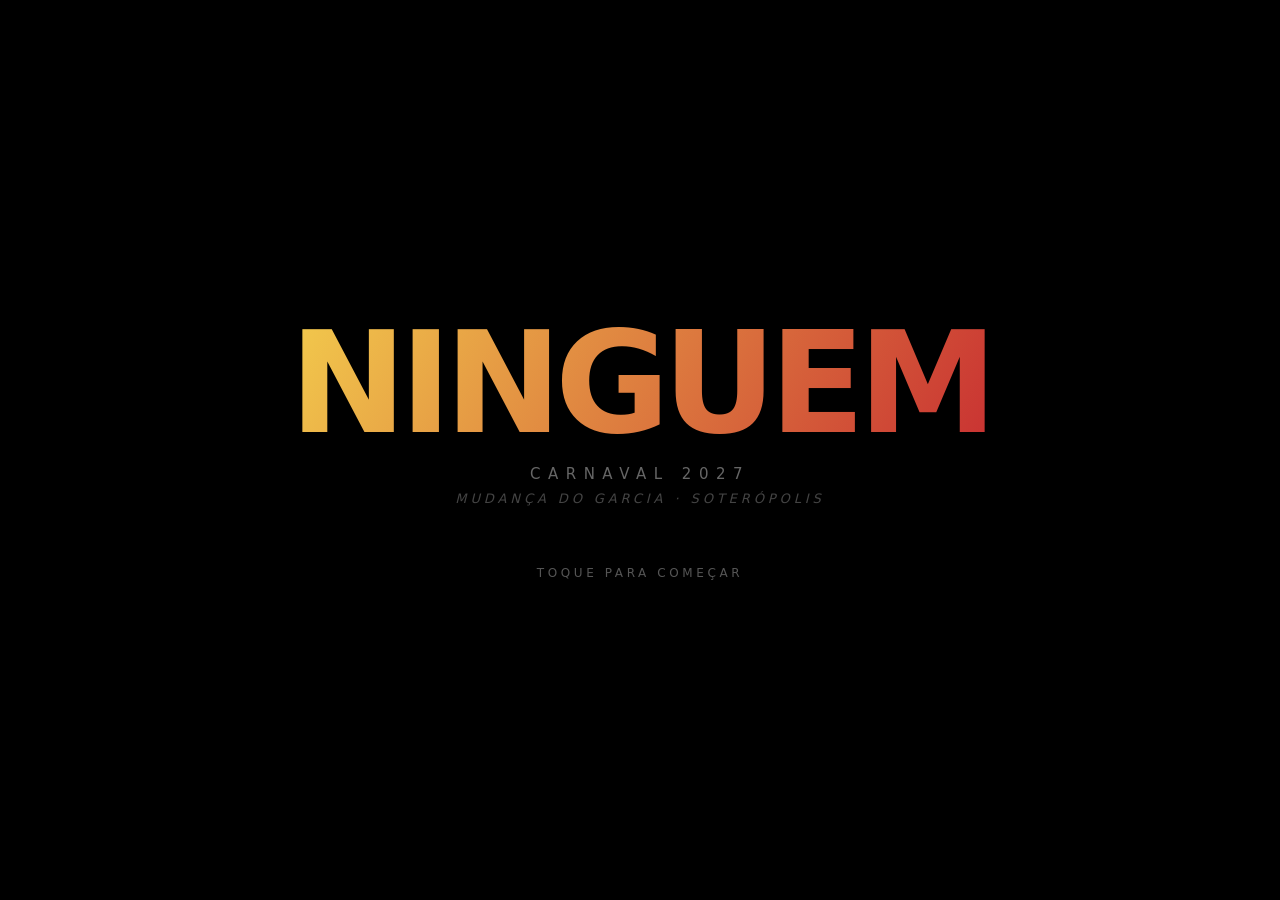
<file: ninguem-carnaval-canvas.html>
<!doctype html>
<html lang="pt-BR">
<head>
<meta charset="utf-8">
<meta name="viewport" content="width=device-width,initial-scale=1,maximum-scale=1,user-scalable=no,viewport-fit=cover">
<meta name="apple-mobile-web-app-capable" content="yes">
<title>NINGUÉM · Carnaval 2027</title>
<style>
  :root{--bg:#050508;--fg:#e8e8e8;--accent:#f2c94c;--accent2:#c93232;color-scheme:dark}
  *{box-sizing:border-box;-webkit-tap-highlight-color:transparent;
    -webkit-user-select:none;user-select:none}
  html,body{margin:0;padding:0;height:100%;width:100%;
    background:var(--bg);color:var(--fg);
    font-family:ui-sans-serif,system-ui,sans-serif;overflow:hidden;
    touch-action:none;overscroll-behavior:none;position:fixed}
  #stage{position:fixed;inset:0;display:flex;align-items:center;
    justify-content:center;background:#000}
  canvas{display:block;image-rendering:pixelated;
    max-width:100vw;max-height:100vh;
    box-shadow:0 0 120px rgba(242,201,76,.06) inset}
  #vignette{position:fixed;inset:0;pointer-events:none;z-index:5;
    background:radial-gradient(ellipse at center,transparent 40%,
      rgba(0,0,0,.75) 100%)}
  #indicador{position:fixed;top:max(14px,env(safe-area-inset-top));
    left:16px;z-index:10;font-family:ui-monospace,Menlo,monospace;
    font-size:10px;letter-spacing:.2em;color:#555;text-transform:uppercase;
    pointer-events:none;transition:color .4s;text-shadow:0 2px 6px #000}
  #indicador b{color:var(--accent);font-weight:600}
  #indicador.on b{color:var(--accent2)}
  #play{position:fixed;inset:0;display:flex;flex-direction:column;
    align-items:center;justify-content:center;z-index:50;
    background:#000;cursor:pointer;transition:opacity .8s}
  #play.hidden{opacity:0;pointer-events:none}
  #play h1{margin:0;font-size:clamp(48px,14vw,140px);
    letter-spacing:-.05em;font-weight:900;
    background:linear-gradient(120deg,#f2c94c 0%,#c93232 100%);
    -webkit-background-clip:text;background-clip:text;color:transparent;
    line-height:.9;text-align:center}
  #play .sub{margin-top:18px;font-size:clamp(11px,2.6vw,15px);
    color:#666;letter-spacing:.5em;text-transform:uppercase;text-align:center}
  #play .tag{margin-top:8px;font-size:clamp(10px,2.2vw,13px);
    color:#444;letter-spacing:.3em;text-transform:uppercase;
    font-style:italic;text-align:center}
  #play .hint{margin-top:60px;font-size:12px;color:#555;
    letter-spacing:.3em;text-transform:uppercase;
    animation:blink 1.6s infinite}
  @keyframes blink{0%,100%{opacity:.3}50%{opacity:.9}}
  #som{position:fixed;bottom:max(14px,env(safe-area-inset-bottom));
    right:16px;z-index:20;background:rgba(20,20,28,.4);
    border:1px solid rgba(200,200,220,.15);color:#555;
    font-size:9px;letter-spacing:.1em;text-transform:uppercase;
    padding:6px 10px;border-radius:3px;cursor:pointer;
    font-family:inherit;font-weight:600;
    backdrop-filter:blur(6px);-webkit-backdrop-filter:blur(6px)}
  #som.on{color:var(--accent);border-color:var(--accent)}
</style>
</head>
<body>

<div id="stage"><canvas id="game" width="960" height="540"></canvas></div>
<div id="vignette"></div>

<div id="indicador">seção · <b id="indVal">—</b></div>

<button id="som">🔇 som</button>

<div id="play">
  <h1>NINGUÉM</h1>
  <div class="sub">Carnaval 2027</div>
  <div class="tag">Mudança do Garcia · Soterópolis</div>
  <div class="hint">toque para começar</div>
</div>

<script>
/* ============================================================
   NINGUÉM · CARNAVAL 2027 — MUDANÇA DO GARCIA
   Videoclipe Rumpilezz com clímax de Carnaval
   ============================================================ */

const cvs = document.getElementById('game');
const ctx = cvs.getContext('2d');
const W = cvs.width, H = cvs.height;
const $ = id => document.getElementById(id);

function fitCanvas(){
  const vw = window.innerWidth, vh = window.innerHeight;
  const aspect = W / H;
  let cw = vw, ch = vw / aspect;
  if (ch > vh){ ch = vh; cw = ch * aspect; }
  cvs.style.width = cw + 'px';
  cvs.style.height = ch + 'px';
}
window.addEventListener('resize', fitCanvas);
window.addEventListener('orientationchange', ()=>setTimeout(fitCanvas, 100));
fitCanvas();

/* ---------- PALETA ---------- */
const P = {
  preto:'#050508',
  ceuDia:'#7DA4F1',
  ceuTarde:'#e8a870',
  ceuNoite:'#0a0e2a',
  ceuFimTarde:'#f2a94c',
  mar:'#2a5a8a',
  marEscuro:'#1a3a5a',
  areia:'#e8d8b0',
  pedra:'#3a2518',
  igreja:'#f0e8d8',
  igrejaSombra:'#c8b8a0',
  casarao:'#d8a05a',
  casarao2:'#e8b870',
  casarao3:'#c96030',
  casarao4:'#7a9a5a',
  casarao5:'#5a7aa8',
  telhado:'#8a3a2a',
  palmeira:'#3a6a2a',
  // personagens
  ning_camisa:'#f2c94c',
  ning_camisaDark:'#c9a227',
  ning_jeans:'#2a5a9a',
  ning_tenis:'#c93232',
  ning_luva:'#1a2a4a',
  ning_mascara:'#e8e8e8',
  ning_pele:'#8a5a3a',
  lua_top:'#1a1a1a',
  lua_calca:'#a0a0a8',
  lua_olho:'#f2c94c',
  lua_pele:'#6a3a1a',
  men_bone:'#f2c94c',
  men_camisa:'#2a5a9a',
  men_bermuda:'#3a7a3a',
  men_pele:'#8a5a3a',
  car_capacete:'#3a7ab8',
  car_mascara:'#1a1a22',
  car_armadura:'#7a8a9a',
  car_couro:'#7a3a1a',
  pav_azul:'#2a5a9a',
  pav_pena1:'#7ac94c',
  pav_penaOlho:'#2a8ac9',
  pav_penaMiolo:'#8a2a5a',
  urubu_pena:'#1a1a1a',
  urubu_bico:'#8a5a2a',
  ninja_azul:'#1a3a6a',
  ninja_katana:'#c8c8c8',
  ninja_faixa:'#8a1a1a',
  // robô
  roboBase:'#3a4a5a',
  roboTorso:'#4a3a2a',
  roboPainel:'#f2c94c',
  roboLuz:'#c93232',
  roboOlho:'#c93232',
  // povo
  povo1:'#1a1a22',
  povo2:'#2a2a3a',
  povo3:'#3a2a2a',
  contorno:'#08080c',
  branco:'#f0f0f0',
  lampiao:'#f2c94c',
};

/* ============================================================
   ÁUDIO — motor Rumpilezz com Carnaval
   ============================================================ */
const AC = window.AudioContext || window.webkitAudioContext;
let actx = null, master = null, comp = null, reverb = null, delay = null;
let playing = false, startedAt = 0, currentSection = -1;
let schedTimer = null, fatigue = 0, loopCount = 0, cenaAtual = 0;

const mtof = n => 440 * Math.pow(2, (n - 69) / 12);
const IJEXA = [1,0,0,1,0,0,1,0];
const BARRA = [0,1,0,0,1,0,0,1];
const CELL_SAX = [0, 3, 7, 10, 12, 10, 7, 3];
const CELL_TBN = [0, 5, 7, 12, 10, 7, 5, 3];
const CELL_TPT = [12, 15, 19, 22, 19, 15, 12, 10];
const CHORDS = [
  [50, 57, 62, 65, 69],[55, 62, 65, 69, 72],
  [58, 62, 65, 68, 72],[57, 61, 64, 68, 71],
  [46, 53, 57, 60, 65],[51, 58, 62, 65, 70],
  [53, 60, 64, 67, 71],[49, 56, 60, 63, 68],
];

function initAudio(){
  if (actx) return;
  actx = new AC();
  master = actx.createGain();
  master.gain.value = 0.65;
  comp = actx.createDynamicsCompressor();
  comp.threshold.value = -14; comp.ratio.value = 4;
  reverb = actx.createConvolver();
  const irLen = actx.sampleRate * 2.2;
  const ir = actx.createBuffer(2, irLen, actx.sampleRate);
  for (let ch = 0; ch < 2; ch++){
    const d = ir.getChannelData(ch);
    for (let i = 0; i < irLen; i++){
      const t = i / actx.sampleRate;
      d[i] = (Math.random()*2-1) * Math.pow(1 - t/2.2, 2.5) * 0.5;
    }
  }
  reverb.buffer = ir;
  const revGain = actx.createGain();
  revGain.gain.value = 0.22;
  reverb.connect(revGain).connect(comp);
  delay = actx.createDelay(0.5);
  delay.delayTime.value = 0.11;
  const dGain = actx.createGain(); dGain.gain.value = 0.14;
  const dFilt = actx.createBiquadFilter();
  dFilt.type = 'highpass'; dFilt.frequency.value = 700;
  delay.connect(dFilt).connect(dGain).connect(comp);
  const fb = actx.createGain(); fb.gain.value = 0.28;
  delay.connect(fb).connect(delay);
  master.connect(comp);
  comp.connect(actx.destination);
}

function out(node, sendReverb=true){
  node.connect(master);
  if (sendReverb && reverb) node.connect(reverb);
}

function atabaque(t, freq=120, dur=0.35, gain=0.5, tone=1){
  const o = actx.createOscillator(), g = actx.createGain();
  o.type='sine';
  o.frequency.setValueAtTime(freq*1.4, t);
  o.frequency.exponentialRampToValueAtTime(freq*0.7, t+dur*0.7);
  g.gain.setValueAtTime(0, t);
  g.gain.linearRampToValueAtTime(gain, t+0.005);
  g.gain.exponentialRampToValueAtTime(0.001, t+dur);
  o.connect(g); out(g, true);
  o.start(t); o.stop(t+dur+0.05);
  if (tone){
    const b = actx.createBuffer(1, actx.sampleRate*0.03, actx.sampleRate);
    const d = b.getChannelData(0);
    for (let i=0;i<d.length;i++) d[i]=(Math.random()*2-1);
    const s = actx.createBufferSource(); s.buffer=b;
    const f = actx.createBiquadFilter(); f.type='bandpass';
    f.frequency.value=1800; f.Q.value=1;
    const ng = actx.createGain();
    ng.gain.setValueAtTime(gain*0.5, t);
    ng.gain.exponentialRampToValueAtTime(0.001, t+0.03);
    s.connect(f).connect(ng); out(ng, false);
    s.start(t); s.stop(t+0.04);
  }
}

function ganzá(t, dur=0.06, gain=0.15, filter=6000){
  const b = actx.createBuffer(1, actx.sampleRate*dur, actx.sampleRate);
  const d = b.getChannelData(0);
  for (let i=0;i<d.length;i++) d[i]=(Math.random()*2-1);
  const s = actx.createBufferSource(); s.buffer=b;
  const f = actx.createBiquadFilter(); f.type='bandpass';
  f.frequency.value=filter; f.Q.value=1.2;
  const g = actx.createGain();
  g.gain.setValueAtTime(gain, t);
  g.gain.exponentialRampToValueAtTime(0.001, t+dur);
  s.connect(f).connect(g); out(g, true);
  s.start(t); s.stop(t+dur+0.02);
}

function agogô(t, freq=880, dur=0.14, gain=0.14){
  const o = actx.createOscillator(), o2 = actx.createOscillator();
  const g = actx.createGain();
  o.type='square'; o.frequency.value=freq;
  o2.type='square'; o2.frequency.value=freq*1.48;
  g.gain.setValueAtTime(0, t);
  g.gain.linearRampToValueAtTime(gain, t+0.003);
  g.gain.exponentialRampToValueAtTime(0.001, t+dur);
  o.connect(g); o2.connect(g); out(g, true);
  o.start(t); o.stop(t+dur+0.02);
  o2.start(t); o2.stop(t+dur+0.02);
}

function baixo(t, midiNote, dur=0.5, gain=0.28){
  const f = mtof(midiNote);
  const o1 = actx.createOscillator(); o1.type='sawtooth'; o1.frequency.value=f;
  const o2 = actx.createOscillator(); o2.type='sine'; o2.frequency.value=f/2;
  const filt = actx.createBiquadFilter(); filt.type='lowpass';
  filt.frequency.setValueAtTime(220, t);
  filt.frequency.linearRampToValueAtTime(700, t+0.02);
  filt.frequency.exponentialRampToValueAtTime(180, t+dur);
  filt.Q.value = 6;
  const g = actx.createGain();
  g.gain.setValueAtTime(0, t);
  g.gain.linearRampToValueAtTime(gain, t+0.006);
  g.gain.exponentialRampToValueAtTime(0.001, t+dur);
  o1.connect(filt); o2.connect(filt);
  filt.connect(g); out(g, false);
  o1.start(t); o1.stop(t+dur+0.03);
  o2.start(t); o2.stop(t+dur+0.03);
}

function metal(t, midiNote, dur=0.28, gain=0.06, family='sax'){
  const f = mtof(midiNote);
  const detunes = family==='tpt' ? [-8,0,9] : [-6,0,7];
  const o1 = actx.createOscillator(); o1.type='sawtooth'; o1.frequency.value=f; o1.detune.value=detunes[0];
  const o2 = actx.createOscillator(); o2.type='sawtooth'; o2.frequency.value=f; o2.detune.value=detunes[1];
  const o3 = actx.createOscillator(); o3.type='square';   o3.frequency.value=f; o3.detune.value=detunes[2];
  const filt = actx.createBiquadFilter(); filt.type='bandpass';
  const formants = {
    sax:{f:1100,q:1.8,lp:3200}, tbn:{f:700,q:2.0,lp:2400}, tpt:{f:1500,q:2.4,lp:5000}
  }[family]||{f:1100,q:1.5,lp:3000};
  filt.frequency.setValueAtTime(formants.f*1.5, t);
  filt.frequency.exponentialRampToValueAtTime(formants.f, t+0.05);
  filt.Q.value = formants.q;
  const lp = actx.createBiquadFilter(); lp.type='lowpass';
  lp.frequency.setValueAtTime(formants.lp*1.6, t);
  lp.frequency.exponentialRampToValueAtTime(formants.lp, t+0.08);
  const g = actx.createGain();
  const atk = family==='tpt' ? 0.008 : 0.02;
  const rel = family==='tbn' ? 0.22 : 0.14;
  g.gain.setValueAtTime(0, t);
  g.gain.linearRampToValueAtTime(gain, t+atk);
  g.gain.setValueAtTime(gain, t+dur-rel);
  g.gain.exponentialRampToValueAtTime(0.001, t+dur);
  o1.connect(filt); o2.connect(filt); o3.connect(filt);
  filt.connect(lp).connect(g); out(g, true);
  if (family==='tpt'||family==='sax') g.connect(delay);
  o1.start(t); o1.stop(t+dur+0.05);
  o2.start(t); o2.stop(t+dur+0.05);
  o3.start(t); o3.stop(t+dur+0.05);
}

function voz(t, midiNote, dur=0.6, gain=0.09, vowel='a'){
  const f = mtof(midiNote);
  const o = actx.createOscillator(); o.type='sawtooth'; o.frequency.value=f;
  const o2 = actx.createOscillator(); o2.type='triangle'; o2.frequency.value=f; o2.detune.value=-7;
  const formants = {
    a:[[800,1.0],[1150,0.63],[2900,0.1]],
    o:[[500,1.0],[1000,0.5],[2400,0.08]],
    e:[[600,1.0],[1700,0.5],[2600,0.1]],
    i:[[350,1.0],[2300,0.4],[3000,0.15]],
  }[vowel]||[[800,1],[1150,0.6],[2900,0.1]];
  const sum = actx.createGain(); sum.gain.value=0.4;
  const filt = actx.createBiquadFilter(); filt.type='lowpass'; filt.frequency.value=4000;
  o.connect(sum); o2.connect(sum);
  formants.forEach(([freq,q])=>{
    const bp = actx.createBiquadFilter(); bp.type='bandpass';
    bp.frequency.value=freq; bp.Q.value=q*8;
    const bg = actx.createGain(); bg.gain.value=q;
    sum.connect(bp).connect(bg); bg.connect(filt);
  });
  const g = actx.createGain();
  g.gain.setValueAtTime(0, t);
  g.gain.linearRampToValueAtTime(gain, t+0.06);
  g.gain.setValueAtTime(gain, t+dur-0.15);
  g.gain.exponentialRampToValueAtTime(0.001, t+dur);
  filt.connect(g); out(g, true);
  const lfo = actx.createOscillator(); lfo.frequency.value=5.2;
  const lfoG = actx.createGain(); lfoG.gain.value=5;
  lfo.connect(lfoG); lfoG.connect(o.detune); lfoG.connect(o2.detune);
  lfo.start(t); lfo.stop(t+dur+0.05);
  o.start(t); o.stop(t+dur+0.05);
  o2.start(t); o2.stop(t+dur+0.05);
}

function naipe(t, notes, dur, gain, family){
  notes.forEach((n,i)=>metal(t+i*0.006, n, dur, gain/Math.sqrt(notes.length), family));
}
function tuttiHit(t, root=50){
  const low=[root,root+7,root+12];
  const mid=[root+12,root+19,root+24];
  const high=[root+24,root+31,root+36];
  naipe(t, low, 0.9, 0.16, 'tbn');
  naipe(t+.01, mid, 0.9, 0.14, 'sax');
  naipe(t+.02, high,0.9, 0.12, 'tpt');
  atabaque(t, 60, 0.6, 0.6, 1);
  atabaque(t+.02, 90, 0.35, 0.4, 0);
}

let t0, bar=0;
function step(){ return (60/88)/2; }
function bpm(){ return 88; }

function secPercBase(mult=1){
  for (let s=0;s<8;s++){
    if (IJEXA[s]) atabaque(t0+s*step(), 105, 0.3, 0.42*mult);
    if (BARRA[s]) atabaque(t0+s*step(), 145, 0.16, 0.22*mult, 0);
    if (s%2===1) ganzá(t0+s*step(), 0.05, 0.075*mult);
  }
  agogô(t0, 880, 0.14, 0.09);
  agogô(t0+3*step(), 1174, 0.14, 0.07);
}
function secBassBase(){
  const root=38;
  baixo(t0+0*step(), root, 0.32, 0.26);
  baixo(t0+3*step(), root+7, 0.26, 0.24);
  baixo(t0+5*step(), root+10, 0.26, 0.24);
  baixo(t0+7*step(), root+12, 0.3, 0.25);
}

function secAtabaque(i){
  for (let s=0;s<8;s++){
    if (IJEXA[s]) atabaque(t0+s*step(), 110+(i%2)*10, 0.32, 0.42);
    else if (s%4===0) atabaque(t0+s*step(), 160, 0.14, 0.18, 0);
  }
  for (let s=0;s<6;s++) ganzá(t0+s*(step()*8/6), 0.05, 0.08);
}
function secIjexa(i){
  for (let s=0;s<8;s++){
    if (IJEXA[s]) atabaque(t0+s*step(), 105, 0.32, 0.42);
    if (BARRA[s]) atabaque(t0+s*step(), 150, 0.16, 0.25, 0);
    if (s%2===1) ganzá(t0+s*step(), 0.05, 0.09);
  }
  const root=38;
  [0,3,5,7].forEach((p,k)=>baixo(t0+p*step(), root+(k===1?7:0), 0.35, 0.24));
}
function secSaxes(i){
  secPercBase(); secBassBase();
  const chord=CHORDS[i%CHORDS.length], cell=CELL_SAX;
  for (let s=0;s<8;s++){
    const n = chord[(s+i)%chord.length] + cell[(s+i*2)%cell.length];
    metal(t0+s*step(), n, 0.22, 0.05, 'sax');
  }
  for (let s=1;s<8;s+=2){
    const n = chord[(s+i+2)%chord.length] + 12;
    metal(t0+s*step(), n, 0.18, 0.035, 'sax');
  }
}
function secTrombones(i){
  secPercBase(); secBassBase(); secSaxes(i);
  const chord=CHORDS[i%CHORDS.length], cell=CELL_TBN;
  for (let s=0;s<8;s+=2){
    const n = chord[(s/2)%chord.length] - 12 + cell[s];
    metal(t0+s*step(), n, 0.3, 0.055, 'tbn');
  }
}
function secTrompetes(i){
  secPercBase(); secBassBase(); secSaxes(i); secTrombones(i);
  const chord=CHORDS[i%CHORDS.length], cell=CELL_TPT;
  for (let s=0;s<8;s++){
    if (s%3!==2){
      const n = chord[s%chord.length] + cell[s];
      metal(t0+s*step(), n, 0.18, 0.045, 'tpt');
    }
  }
}
function secTutti(i){
  secPercBase(1.15); secBassBase();
  secSaxes(i); secTrombones(i); secTrompetes(i);
  const ascent=[62,65,69,71,74,76,79,81];
  ascent.forEach((n,k)=>{
    if (i%2===0) voz(t0+k*step()*1.1, n, 0.5, 0.075, k%2?'a':'e');
  });
  for (let s=0;s<4;s++) metal(t0+s*step()*2, 38+s*3, 0.8, 0.05, 'tbn');
}
function secSuspensao(i){
  const cell=[1,0,0,1,0,0,0,1];
  for (let s=0;s<8;s++){
    if (cell[s]) atabaque(t0+s*step(), 100, 0.4, 0.5);
  }
  [69,71,72,74,76].forEach((n,k)=>voz(t0+k*step()*0.9, n, 0.6, 0.085, 'a'));
  ganzá(t0+4*step(), 0.4, 0.05);
}
function secNinguem(i){
  tuttiHit(t0, 50);
  tuttiHit(t0+4*step(), 50);
  atabaque(t0+4*step(), 70, 0.5, 0.55);
  naipe(t0+0.02, [38,50,62], 1.0, 0.14, 'tbn');
  naipe(t0+0.05, [74,77,81], 0.6, 0.11, 'tpt');
}

/* ============ CARNAVAL ============ */
function secCarnavalMontagem(i){
  const s = step();
  atabaque(t0 + 0*s, 70, 0.4, 0.6, 1);
  atabaque(t0 + 4*s, 90, 0.3, 0.5, 0);
  atabaque(t0 + 6*s, 60, 0.5, 0.55, 1);

  for (let k = 0; k < 8; k++){
    if (k % 2 === 1) ganzá(t0 + k*s, 0.04, 0.12, 8000);
    if (k === 3 || k === 7) ganzá(t0 + k*s + s*0.5, 0.05, 0.1, 7000);
  }

  agogô(t0 + 0*s, 1320, 0.15, 0.12);
  agogô(t0 + 2*s, 880, 0.13, 0.1);
  agogô(t0 + 5*s, 1320, 0.15, 0.11);

  const root = 38;
  baixo(t0 + 0*s, root, 0.4, 0.3);
  baixo(t0 + 2*s, root + 5, 0.3, 0.26);
  baixo(t0 + 4*s, root + 7, 0.3, 0.26);
  baixo(t0 + 6*s, root + 5, 0.3, 0.26);

  const prog = i / 8;
  if (i % 2 === 0){
    const chord = CHORDS[i % CHORDS.length];
    metal(t0 + 0*s, chord[0] - 12, 0.4, 0.08, 'tbn');
    metal(t0 + 4*s, chord[0] - 12, 0.4, 0.08, 'tbn');
  }
  if (prog > 0.5){
    const f = [62, 65, 69, 74, 77, 81];
    f.forEach((n, k) => {
      if (i % 2 === 0) metal(t0 + k*s*0.6, n, 0.2, 0.06, 'tpt');
    });
  }
  if (i % 3 === 0){
    voz(t0 + 0*s, 62, 0.4, 0.06, 'e');
    voz(t0 + 2*s, 65, 0.4, 0.06, 'e');
  }
}

function secCarnavalClimax(i){
  const s = step();
  atabaque(t0 + 0*s, 55, 0.5, 0.7, 1);
  atabaque(t0 + 2*s, 70, 0.4, 0.6, 1);
  atabaque(t0 + 4*s, 55, 0.5, 0.7, 1);
  atabaque(t0 + 6*s, 80, 0.4, 0.55, 1);

  for (let k = 0; k < 8; k++){
    ganzá(t0 + k*s, 0.05, 0.13, 8500);
    if (k % 4 === 2) ganzá(t0 + k*s + s*0.5, 0.05, 0.11, 7000);
  }

  for (let k = 0; k < 4; k++){
    agogô(t0 + k*2*s, 1320, 0.15, 0.13);
    agogô(t0 + k*2*s + s, 880, 0.13, 0.1);
  }

  const root = 38;
  baixo(t0 + 0*s, root, 0.4, 0.32);
  baixo(t0 + 2*s, root + 5, 0.35, 0.28);
  baixo(t0 + 4*s, root + 7, 0.35, 0.28);
  baixo(t0 + 6*s, root + 10, 0.35, 0.28);

  const chord = CHORDS[i % CHORDS.length];
  naipe(t0 + 0*s, [chord[0]-12, chord[0], chord[0]+7], 0.4, 0.12, 'tbn');
  naipe(t0 + 4*s, [chord[0]-12, chord[0], chord[0]+7], 0.4, 0.12, 'tbn');
  naipe(t0 + 2*s, [74, 77, 81], 0.3, 0.1, 'tpt');
  naipe(t0 + 6*s, [79, 81, 86], 0.3, 0.1, 'tpt');
  naipe(t0 + 0*s, [62, 65, 69], 0.5, 0.07, 'sax');
  naipe(t0 + 4*s, [65, 69, 72], 0.5, 0.07, 'sax');

  if (i % 4 === 0){
    voz(t0 + 0*s, 62, 0.5, 0.09, 'a');
    voz(t0 + 2*s, 65, 0.5, 0.09, 'a');
    voz(t0 + 4*s, 69, 0.5, 0.09, 'a');
  }

  if (i === 7){
    tuttiHit(t0 + 0*s, 50);
    tuttiHit(t0 + 4*s, 50);
    agogô(t0 + 6*s, 2640, 0.4, 0.15);
    agogô(t0 + 6.5*s, 3520, 0.4, 0.12);
  }
}

/* ---------- SEÇÕES ---------- */
const SECTIONS = [
  { name:'atabaque',  bars:3, cena:'pelourinho-vazio', fn: secAtabaque },
  { name:'ijexá',     bars:4, cena:'pelourinho-povo',  fn: secIjexa },
  { name:'saxes',     bars:4, cena:'bonfim',           fn: secSaxes },
  { name:'trombones', bars:4, cena:'mercado',          fn: secTrombones },
  { name:'trompetes', bars:3, cena:'terreiro',         fn: secTrompetes },
  { name:'tutti',     bars:6, cena:'farol',            fn: secTutti },
  { name:'suspensão', bars:3, cena:'forte',            fn: secSuspensao },
  { name:'NINGUÉM',   bars:3, cena:'dique',            fn: secNinguem },
  { name:'montagem',  bars:6, cena:'garcia-montagem',  fn: secCarnavalMontagem },
  { name:'CARNAVAL',  bars:8, cena:'garcia-climax',    fn: secCarnavalClimax },
];

/* ============================================================
   CENÁRIOS
   ============================================================ */
function desenhaCeu(cores){
  const g = ctx.createLinearGradient(0, 0, 0, H);
  cores.forEach((c, i) => g.addColorStop(i/(cores.length-1), c));
  ctx.fillStyle = g;
  ctx.fillRect(0, 0, W, H);
}
function desenhaSol(cx, cy, r, cor){
  ctx.save();
  ctx.globalAlpha = 0.7;
  ctx.fillStyle = cor;
  ctx.beginPath();
  ctx.arc(cx, cy, r, 0, Math.PI*2);
  ctx.fill();
  ctx.restore();
}

function desenhaPelourinho(){
  desenhaCeu(['#e8a870', '#f2c94c', '#c98a5a']);
  desenhaSol(W*0.75, H*0.35, 50, '#f2e8a0');
  const baseY = H*0.55;
  for (let i = 0; i < 9; i++){
    const cor = [P.casarao, P.casarao2, P.casarao3, P.casarao4, P.casarao5][i % 5];
    const cx = i * (W/9);
    const cw = W/9 + 2;
    ctx.fillStyle = cor;
    ctx.fillRect(cx, baseY, cw, H*0.45);
    ctx.strokeStyle = P.contorno; ctx.lineWidth = 2;
    ctx.strokeRect(cx, baseY, cw, H*0.45);
    ctx.fillStyle = P.telhado;
    ctx.fillRect(cx - 4, baseY - 8, cw + 8, 10);
    ctx.fillStyle = 'rgba(26,18,8,0.7)';
    for (let wy = baseY + 20; wy < H*0.9; wy += 40){
      for (let wx = cx + 15; wx < cx + cw - 20; wx += 35){
        ctx.fillRect(wx, wy, 12, 18);
      }
    }
  }
  ctx.fillStyle = P.pedra;
  ctx.fillRect(0, H*0.9, W, H*0.1);
  for (let x = 0; x < W; x += 24){
    for (let y = H*0.9; y < H; y += 16){
      const off = ((x/24) + (y/16)) % 2;
      ctx.fillStyle = off ? '#1a0e08' : '#2a1810';
      ctx.fillRect(x, y, 22, 14);
    }
  }
  ctx.fillStyle = P.contorno;
  ctx.fillRect(W*0.15, H*0.35, 4, H*0.55);
  ctx.fillStyle = P.lampiao;
  ctx.beginPath();
  ctx.arc(W*0.15 + 2, H*0.35, 12, 0, Math.PI*2);
  ctx.fill();
}

function desenhaBonfim(){
  desenhaCeu(['#7DA4F1', '#a8c4e8', '#e8d8b0']);
  const igX = W*0.35, igY = H*0.25, igW = W*0.3, igH = H*0.6;
  ctx.fillStyle = P.igreja;
  ctx.fillRect(igX, igY, igW, igH);
  ctx.strokeStyle = P.contorno; ctx.lineWidth = 2;
  ctx.strokeRect(igX, igY, igW, igH);
  ctx.fillStyle = P.igreja;
  ctx.fillRect(igX - 60, igY - 30, 60, igH + 30);
  ctx.strokeRect(igX - 60, igY - 30, 60, igH + 30);
  ctx.fillRect(igX + igW, igY - 30, 60, igH + 30);
  ctx.strokeRect(igX + igW, igY - 30, 60, igH + 30);
  ctx.fillStyle = P.contorno;
  ctx.fillRect(igX - 35, igY - 60, 4, 30);
  ctx.fillRect(igX - 45, igY - 50, 24, 4);
  ctx.fillRect(igX + igW + 30, igY - 60, 4, 30);
  ctx.fillRect(igX + igW + 20, igY - 50, 24, 4);
  ctx.beginPath();
  ctx.arc(igX + igW/2, igY - 10, igW*0.2, Math.PI, 0);
  ctx.fill();
  ctx.stroke();
  ctx.fillStyle = 'rgba(26,18,8,0.8)';
  ctx.beginPath();
  ctx.arc(igX + igW/2, igY + igH - 40, 30, Math.PI, 0);
  ctx.rect(igX + igW/2 - 30, igY + igH - 40, 60, 40);
  ctx.fill();
  ctx.fillStyle = P.igrejaSombra;
  for (let i = 0; i < 5; i++){
    ctx.fillRect(igX - 20 - i*15, H*0.85 + i*10, igW + 40 + i*30, 10);
    ctx.strokeRect(igX - 20 - i*15, H*0.85 + i*10, igW + 40 + i*30, 10);
  }
  for (let i = 0; i < 12; i++){
    ctx.fillStyle = ['#f2c94c','#c93232','#2a5a9a','#3a7a3a','#e8a870'][i % 5];
    const fx = igX + igW*0.4 + (i%6)*20;
    const fy = igY + igH - 20 + Math.floor(i/6)*15;
    ctx.fillRect(fx, fy, 3, 25);
  }
}

function desenhaMercado(){
  desenhaCeu(['#7DA4F1', '#a8c4e8', '#f0e8d8']);
  ctx.fillStyle = P.mar;
  ctx.fillRect(0, H*0.5, W, H*0.15);
  for (let i = 0; i < 3; i++){
    const sx = 100 + i*300, sy = H*0.55;
    ctx.fillStyle = '#3a2a1a';
    ctx.beginPath();
    ctx.moveTo(sx, sy);
    ctx.lineTo(sx + 60, sy);
    ctx.lineTo(sx + 50, sy + 15);
    ctx.lineTo(sx + 10, sy + 15);
    ctx.closePath(); ctx.fill();
    ctx.fillStyle = P.igreja;
    ctx.beginPath();
    ctx.moveTo(sx + 30, sy);
    ctx.lineTo(sx + 30, sy - 40);
    ctx.lineTo(sx + 55, sy - 5);
    ctx.closePath(); ctx.fill();
  }
  const mx = W*0.25, my = H*0.4, mw = W*0.5, mh = H*0.5;
  ctx.fillStyle = P.igreja;
  ctx.fillRect(mx, my, mw, mh);
  ctx.strokeStyle = P.contorno; ctx.lineWidth = 2;
  ctx.strokeRect(mx, my, mw, mh);
  ctx.fillStyle = P.igrejaSombra;
  ctx.beginPath();
  ctx.arc(mx + mw/2, my, mw*0.3, Math.PI, 0);
  ctx.fill(); ctx.stroke();
  ctx.fillStyle = 'rgba(26,18,8,0.7)';
  for (let i = 0; i < 4; i++){
    ctx.beginPath();
    ctx.arc(mx + mw*0.15 + i*mw*0.22, my + mh*0.7, 25, Math.PI, 0);
    ctx.rect(mx + mw*0.15 + i*mw*0.22 - 25, my + mh*0.7, 50, mh*0.3);
    ctx.fill();
  }
  for (let i = 0; i < 5; i++){
    ctx.fillStyle = ['#e8a870','#c93232','#3a7a3a'][i % 3];
    ctx.fillRect(W*0.8 + i*30, H*0.75, 28, H*0.15);
  }
}

function desenhaTerreiro(){
  desenhaCeu(['#c98a5a', '#e8a870', '#f2c94c']);
  const baseY = H*0.55;
  for (let i = 0; i < 8; i++){
    const cor = [P.casarao, P.casarao2, P.casarao3, P.casarao5][i % 4];
    ctx.fillStyle = cor;
    ctx.fillRect(i*130, baseY - i*10, 120, H*0.45);
    ctx.strokeStyle = P.contorno; ctx.lineWidth = 2;
    ctx.strokeRect(i*130, baseY - i*10, 120, H*0.45);
    ctx.fillStyle = 'rgba(26,18,8,0.6)';
    for (let j = 0; j < 3; j++){
      for (let k = 0; k < 2; k++){
        ctx.fillRect(i*130 + 20 + j*30, baseY - i*10 + 40 + k*50, 18, 30);
      }
    }
  }
  ctx.fillStyle = P.igreja;
  ctx.fillRect(W*0.4, H*0.15, 100, H*0.5);
  ctx.strokeRect(W*0.4, H*0.15, 100, H*0.5);
  ctx.fillStyle = P.contorno;
  ctx.fillRect(W*0.45, H*0.08, 4, 30);
  ctx.fillRect(W*0.43, H*0.13, 24, 4);
  ctx.fillStyle = P.pedra;
  ctx.fillRect(0, H*0.9, W, H*0.1);
}

function desenhaFarol(){
  desenhaCeu(['#c93232', '#e8a870', '#f2c94c']);
  desenhaSol(W*0.5, H*0.5, 80, '#f2e8a0');
  ctx.fillStyle = P.marEscuro;
  ctx.fillRect(0, H*0.6, W, H*0.25);
  ctx.fillStyle = 'rgba(242,201,76,0.4)';
  for (let i = 0; i < 8; i++){
    ctx.fillRect(W*0.45 + (i%3)*10, H*0.62 + i*10, 60 - i*5, 3);
  }
  const fx = W*0.2, fy = H*0.25;
  ctx.fillStyle = P.igreja;
  ctx.fillRect(fx, fy, 60, H*0.5);
  ctx.strokeStyle = P.contorno; ctx.lineWidth = 2;
  ctx.strokeRect(fx, fy, 60, H*0.5);
  ctx.fillStyle = P.casarao3;
  for (let i = 0; i < 3; i++){
    ctx.fillRect(fx, fy + 60 + i*60, 60, 20);
  }
  ctx.fillStyle = '#1a1a1a';
  ctx.fillRect(fx - 5, fy - 20, 70, 20);
  ctx.fillStyle = P.lampiao;
  ctx.beginPath();
  ctx.arc(fx + 30, fy - 10, 12, 0, Math.PI*2);
  ctx.fill();
  ctx.save();
  ctx.globalAlpha = 0.3;
  ctx.fillStyle = P.lampiao;
  ctx.beginPath();
  ctx.moveTo(fx + 30, fy - 10);
  ctx.lineTo(W, fy - 80);
  ctx.lineTo(W, fy + 20);
  ctx.closePath();
  ctx.fill();
  ctx.restore();
  ctx.fillStyle = P.igrejaSombra;
  ctx.fillRect(W*0.55, H*0.6, 200, H*0.3);
  ctx.strokeRect(W*0.55, H*0.6, 200, H*0.3);
}

function desenhaForte(){
  desenhaCeu(['#0a0e2a', '#1a1a3a', '#2a2a4a']);
  ctx.fillStyle = P.marEscuro;
  ctx.fillRect(0, H*0.55, W, H*0.45);
  ctx.fillStyle = 'rgba(242,201,76,0.15)';
  for (let i = 0; i < 6; i++){
    ctx.fillRect(200 + i*80, H*0.7, 60, 2);
  }
  for (let i = 0; i < 40; i++){
    const x = (i * 137) % W;
    const y = H*0.5 - (i % 5) * 15;
    ctx.fillStyle = `rgba(242,201,76,${0.3 + (i%3)*0.2})`;
    ctx.fillRect(x, y, 3, 3);
  }
  const fx = W*0.5, fy = H*0.6;
  ctx.fillStyle = P.igrejaSombra;
  ctx.beginPath();
  ctx.ellipse(fx, fy, 120, 80, 0, 0, Math.PI*2);
  ctx.fill();
  ctx.strokeStyle = P.contorno; ctx.lineWidth = 2;
  ctx.stroke();
  for (let i = 0; i < 12; i++){
    const ang = (i/12) * Math.PI * 2;
    const ax = fx + Math.cos(ang)*120;
    const ay = fy + Math.sin(ang)*80;
    ctx.fillRect(ax - 5, ay - 5, 10, 10);
  }
  ctx.fillStyle = P.lampiao;
  ctx.beginPath();
  ctx.arc(fx, fy - 20, 8, 0, Math.PI*2);
  ctx.fill();
  ctx.fillStyle = '#e8e8d8';
  ctx.beginPath();
  ctx.arc(W*0.85, H*0.2, 30, 0, Math.PI*2);
  ctx.fill();
}

function desenhaDique(){
  desenhaCeu(['#c98a5a', '#e8a870', '#f2c94c']);
  ctx.fillStyle = P.marEscuro;
  ctx.fillRect(0, H*0.55, W, H*0.45);
  for (let i = 0; i < 10; i++){
    ctx.fillStyle = `rgba(242,201,76,${0.05 + (i%3)*0.05})`;
    ctx.fillRect(i*100, H*0.6 + (i%4)*20, 80, 3);
  }
  const orixas = [
    {x: W*0.25, h: 120, cor: '#1a1a2a'},
    {x: W*0.45, h: 140, cor: '#2a1a2a'},
    {x: W*0.65, h: 110, cor: '#1a2a2a'},
    {x: W*0.85, h: 130, cor: '#2a2a1a'},
  ];
  orixas.forEach(o => {
    ctx.fillStyle = o.cor;
    ctx.beginPath();
    ctx.ellipse(o.x, H*0.7 - o.h/2, 30, o.h/2, 0, 0, Math.PI*2);
    ctx.fill();
    ctx.beginPath();
    ctx.arc(o.x, H*0.7 - o.h, 20, 0, Math.PI*2);
    ctx.fill();
  });
  ctx.fillStyle = 'rgba(26,18,8,0.5)';
  for (let i = 0; i < 12; i++){
    ctx.fillRect(i*80, H*0.45 - (i%3)*20, 70, H*0.1 + (i%3)*20);
  }
}

/* ============================================================
   CENÁRIO: MUDANÇA DO GARCIA
   ============================================================ */
function desenhaGarcia(){
  desenhaCeu(['#c93232', '#e8a870', '#f2c94c', '#e8d8b0']);
  desenhaSol(W*0.7, H*0.4, 60, '#f2e8a0');

  const baseY = H*0.5;
  for (let i = 0; i < 8; i++){
    const cor = [P.casarao, P.casarao2, P.casarao3, P.casarao5][i % 4];
    const cx = i * (W/8);
    const cw = W/8 + 2;
    const alt = H*0.28 + (i%3)*20;
    ctx.fillStyle = cor;
    ctx.fillRect(cx, baseY - alt, cw, alt);
    ctx.strokeStyle = P.contorno; ctx.lineWidth = 1.5;
    ctx.strokeRect(cx, baseY - alt, cw, alt);
    ctx.fillStyle = P.telhado;
    ctx.fillRect(cx - 3, baseY - alt - 6, cw + 6, 8);
    ctx.fillStyle = 'rgba(26,18,8,0.65)';
    for (let wy = baseY - alt + 20; wy < baseY - 20; wy += 35){
      for (let wx = cx + 12; wx < cx + cw - 20; wx += 24){
        ctx.fillRect(wx, wy, 10, 15);
      }
    }
  }

  for (let i = 0; i < 4; i++){
    const px = 100 + i * 250;
    desenhaPalmeira(px, H*0.55, 1);
  }

  ctx.fillStyle = P.pedra;
  ctx.fillRect(0, H*0.55, W, H*0.45);
  for (let x = 0; x < W; x += 20){
    for (let y = H*0.55; y < H; y += 14){
      const off = ((x/20) + (y/14)) % 2;
      ctx.fillStyle = off ? '#1a0e08' : '#2a1810';
      ctx.fillRect(x, y, 18, 12);
    }
  }

  for (let i = 0; i < 30; i++){
    const cx = (i * 137 + tCena * 0.05) % W;
    const cy = (i * 89 + Math.sin(tCena * 0.001 + i) * 30) % (H*0.55);
    const cores = ['#f2c94c', '#c93232', '#3a7a3a', '#2a5a9a', '#e8a870'];
    ctx.fillStyle = cores[i % 5];
    ctx.fillRect(cx, cy, 4, 4);
  }
}

function desenhaPalmeira(x, y, escala){
  ctx.save();
  ctx.translate(x, y);
  ctx.scale(escala, escala);
  ctx.strokeStyle = '#5a3a1a';
  ctx.lineWidth = 8;
  ctx.beginPath();
  ctx.moveTo(0, 0);
  ctx.lineTo(0, -80);
  ctx.stroke();
  ctx.strokeStyle = P.palmeira;
  ctx.lineWidth = 5;
  for (let i = 0; i < 7; i++){
    ctx.save();
    ctx.translate(0, -80);
    ctx.rotate(-Math.PI/2 + (i - 3) * 0.4);
    ctx.beginPath();
    ctx.moveTo(0, 0);
    ctx.quadraticCurveTo(30, -10, 60, 0);
    ctx.stroke();
    ctx.restore();
  }
  ctx.restore();
}

/* ============================================================
   PERSONAGENS
   ============================================================ */
function drawNinguem(cx, cy, escala, t, andando){
  ctx.save();
  ctx.translate(cx, cy); ctx.scale(escala, escala);

  const resp = andando ? Math.sin(t * 0.008) * 3 : Math.sin(t * 0.0015) * 2;
  const perna = andando ? Math.sin(t * 0.008) * 5 : 0;

  ctx.fillStyle = P.ning_jeans;
  ctx.strokeStyle = P.contorno; ctx.lineWidth = 1.5;
  ctx.fillRect(-16, 30, 14, 48 + perna);
  ctx.strokeRect(-16, 30, 14, 48 + perna);
  ctx.fillRect(2, 30, 14, 48 - perna);
  ctx.strokeRect(2, 30, 14, 48 - perna);

  ctx.fillStyle = P.ning_tenis;
  ctx.fillRect(-18, 76, 18, 8);
  ctx.fillRect(0, 76, 18, 8);

  ctx.fillStyle = P.ning_camisa;
  ctx.fillRect(-20, -25 + resp, 40, 58);
  ctx.strokeRect(-20, -25 + resp, 40, 58);
  ctx.fillStyle = P.ning_camisaDark;
  ctx.fillRect(-20, -25 + resp, 4, 58);
  ctx.fillRect(16, -25 + resp, 4, 58);

  ctx.fillStyle = P.ning_camisa;
  ctx.fillRect(-26, -20 + resp, 8, 30);
  ctx.fillRect(18, -20 + resp, 8, 30);
  ctx.fillStyle = P.ning_luva;
  ctx.fillRect(-26, 8 + resp, 8, 14);
  ctx.fillRect(18, 8 + resp, 8, 14);

  ctx.fillStyle = P.ning_pele;
  ctx.fillRect(-6, -32 + resp, 12, 8);
  ctx.fillStyle = P.ning_mascara;
  ctx.beginPath();
  ctx.ellipse(0, -48 + resp, 18, 20, 0, 0, Math.PI*2);
  ctx.fill();
  ctx.stroke();

  ctx.fillStyle = P.contorno;
  ctx.font = 'bold 24px ui-serif,Georgia,serif';
  ctx.textAlign = 'center'; ctx.textBaseline = 'middle';
  ctx.fillText('?', 0, -48 + resp);
  ctx.restore();
}

function drawLuaNegra(cx, cy, escala, t){
  ctx.save();
  ctx.translate(cx, cy); ctx.scale(escala, escala);
  const perna = Math.sin(t * 0.008) * 3;
  ctx.fillStyle = P.lua_calca;
  ctx.strokeStyle = P.contorno; ctx.lineWidth = 1.5;
  ctx.fillRect(-15, 28, 13, 50 + perna);
  ctx.fillRect(2, 28, 13, 50 - perna);
  ctx.fillStyle = '#1a1a1a';
  ctx.fillRect(-17, 74, 16, 10);
  ctx.fillRect(1, 74, 16, 10);
  ctx.fillStyle = P.lua_top;
  ctx.fillRect(-16, -20, 32, 48);
  ctx.strokeRect(-16, -20, 32, 48);
  ctx.fillStyle = P.lua_pele;
  ctx.fillRect(-14, 18, 28, 12);
  ctx.fillRect(-22, -15, 7, 26);
  ctx.fillRect(15, -15, 7, 26);
  ctx.fillStyle = P.lua_pele;
  ctx.beginPath();
  ctx.ellipse(0, -42, 15, 18, 0, 0, Math.PI*2);
  ctx.fill(); ctx.stroke();
  ctx.fillStyle = '#0a0a0a';
  ctx.beginPath();
  ctx.arc(0, -50, 16, Math.PI, 0);
  ctx.fill();
  ctx.fillStyle = P.lua_olho;
  ctx.shadowColor = P.lua_olho; ctx.shadowBlur = 15;
  ctx.beginPath();
  ctx.ellipse(-5, -42, 3, 3.5, 0, 0, Math.PI*2);
  ctx.ellipse(5, -42, 3, 3.5, 0, 0, Math.PI*2);
  ctx.fill();
  ctx.shadowBlur = 0;
  ctx.restore();
}

function drawMenino(cx, cy, escala, t){
  ctx.save();
  ctx.translate(cx, cy); ctx.scale(escala, escala);
  const perna = Math.sin(t * 0.008) * 3;
  ctx.fillStyle = P.men_pele;
  ctx.strokeStyle = P.contorno; ctx.lineWidth = 1.5;
  ctx.fillRect(-12, 22, 10, 32 + perna);
  ctx.fillRect(2, 22, 10, 32 - perna);
  ctx.fillStyle = P.men_bermuda;
  ctx.fillRect(-14, 12, 28, 14);
  ctx.fillStyle = P.men_camisa;
  ctx.fillRect(-13, -14, 26, 28);
  ctx.fillStyle = P.branco;
  ctx.font = 'bold 16px ui-sans-serif';
  ctx.textAlign = 'center';
  ctx.fillText('!', 0, 6);
  ctx.fillStyle = P.men_pele;
  ctx.fillRect(-18, -10, 6, 22);
  ctx.fillRect(12, -10, 6, 22);
  ctx.fillStyle = '#1a1a22';
  ctx.fillRect(14, 4, 14, 10);
  ctx.fillStyle = '#4a4a5a';
  ctx.beginPath();
  ctx.arc(15, 9, 4, 0, Math.PI*2);
  ctx.fill();
  ctx.fillStyle = '#c93232';
  ctx.beginPath();
  ctx.arc(24, 6, 1.5, 0, Math.PI*2);
  ctx.fill();
  ctx.fillStyle = P.men_pele;
  ctx.beginPath();
  ctx.ellipse(0, -34, 13, 15, 0, 0, Math.PI*2);
  ctx.fill(); ctx.stroke();
  ctx.fillStyle = P.men_bone;
  ctx.beginPath();
  ctx.arc(0, -42, 14, Math.PI, 0);
  ctx.fill();
  ctx.fillRect(2, -44, 18, 5);
  ctx.fillStyle = P.contorno;
  ctx.beginPath();
  ctx.arc(-4, -36, 1.5, 0, Math.PI*2);
  ctx.arc(4, -36, 1.5, 0, Math.PI*2);
  ctx.fill();
  ctx.restore();
}

function drawCarcara(cx, cy, escala){
  ctx.save();
  ctx.translate(cx, cy); ctx.scale(escala, escala);
  ctx.fillStyle = P.car_couro;
  ctx.strokeStyle = P.contorno; ctx.lineWidth = 1.5;
  ctx.fillRect(-15, 32, 13, 40);
  ctx.fillRect(2, 32, 13, 40);
  ctx.fillStyle = P.car_armadura;
  ctx.fillRect(-18, -20, 36, 52);
  ctx.strokeRect(-18, -20, 36, 52);
  ctx.fillStyle = P.car_couro;
  ctx.fillRect(-22, -20, 6, 20);
  ctx.fillRect(16, -20, 6, 20);
  ctx.fillStyle = P.car_capacete;
  ctx.beginPath();
  ctx.ellipse(0, -38, 17, 20, 0, 0, Math.PI*2);
  ctx.fill(); ctx.stroke();
  ctx.fillStyle = P.car_mascara;
  ctx.beginPath();
  ctx.ellipse(0, -28, 10, 8, 0, 0, Math.PI*2);
  ctx.fill();
  ctx.fillStyle = '#0a0a0a';
  ctx.beginPath();
  ctx.arc(-6, -42, 4, 0, Math.PI*2);
  ctx.arc(6, -42, 4, 0, Math.PI*2);
  ctx.fill();
  ctx.restore();
}

function drawNinjaGago(cx, cy, escala, t){
  ctx.save();
  ctx.translate(cx, cy); ctx.scale(escala, escala);
  ctx.save();
  ctx.rotate(-0.6);
  ctx.fillStyle = P.ninja_katana;
  ctx.fillRect(-3, -110, 6, 130);
  ctx.fillStyle = '#1a1a1a';
  ctx.fillRect(-5, 20, 10, 20);
  ctx.restore();
  ctx.fillStyle = P.ninja_azul;
  ctx.fillRect(-22, -20, 44, 60);
  ctx.strokeStyle = P.contorno; ctx.lineWidth = 1.5;
  ctx.strokeRect(-22, -20, 44, 60);
  ctx.fillStyle = P.ninja_faixa;
  ctx.fillRect(-22, 10, 44, 6);
  ctx.fillStyle = '#0a0a0a';
  ctx.fillRect(-16, 40, 12, 40);
  ctx.fillRect(4, 40, 12, 40);
  ctx.fillRect(-18, 78, 16, 6);
  ctx.fillRect(2, 78, 16, 6);
  ctx.fillStyle = P.ninja_azul;
  ctx.fillRect(-28, -10, 8, 30);
  ctx.fillRect(20, -10, 8, 30);
  ctx.beginPath();
  ctx.arc(0, -40, 20, 0, Math.PI*2);
  ctx.fill(); ctx.stroke();
  ctx.fillStyle = '#fff';
  ctx.beginPath();
  ctx.ellipse(-7, -42, 4, 3, 0, 0, Math.PI*2);
  ctx.ellipse(7, -42, 4, 3, 0, 0, Math.PI*2);
  ctx.fill();
  ctx.fillStyle = '#000';
  ctx.beginPath();
  ctx.arc(-7, -42, 1.5, 0, Math.PI*2);
  ctx.arc(7, -42, 1.5, 0, Math.PI*2);
  ctx.fill();
  ctx.strokeStyle = '#ccc';
  ctx.lineWidth = 2;
  for (let i = 0; i < 4; i++){
    ctx.beginPath();
    ctx.moveTo(-25, -10 + i*15);
    ctx.lineTo(25, -10 + i*15);
    ctx.stroke();
  }
  ctx.restore();
}

function drawPavao(cx, cy, escala){
  ctx.save();
  ctx.translate(cx, cy); ctx.scale(escala, escala);

  // leque de penas
  for (let i = -8; i <= 8; i++){
    ctx.save();
    ctx.rotate(i * 0.13);
    ctx.fillStyle = P.pav_pena1;
    ctx.strokeStyle = P.contorno; ctx.lineWidth = 1;
    ctx.beginPath();
    ctx.ellipse(0, -60, 5, 45, 0, 0, Math.PI*2);
    ctx.fill(); ctx.stroke();
    ctx.fillStyle = P.pav_penaOlho;
    ctx.beginPath();
    ctx.ellipse(0, -90, 4, 7, 0, 0, Math.PI*2);
    ctx.fill();
    ctx.fillStyle = P.pav_penaMiolo;
    ctx.beginPath();
    ctx.arc(0, -90, 2, 0, Math.PI*2);
    ctx.fill();
    ctx.restore();
  }

  // corpo
  ctx.fillStyle = P.pav_azul;
  ctx.fillRect(-18, -20, 36, 55);
  ctx.strokeStyle = P.contorno; ctx.lineWidth = 1.5;
  ctx.strokeRect(-18, -20, 36, 55);

  // braços abertos (maestro)
  ctx.fillStyle = P.pav_azul;
  ctx.save();
  ctx.translate(-18, -10);
  ctx.rotate(0.4);
  ctx.fillRect(-30, 0, 30, 12);
  ctx.restore();
  ctx.save();
  ctx.translate(18, -10);
  ctx.rotate(-0.4);
  ctx.fillRect(0, 0, 30, 12);
  ctx.restore();

  // pernas
  ctx.fillStyle = '#1a1a1a';
  ctx.fillRect(-10, 35, 8, 40);
  ctx.fillRect(2, 35, 8, 40);

  // cabeça
  ctx.fillStyle = '#e0b88a';
  ctx.beginPath();
  ctx.ellipse(0, -34, 13, 15, 0, 0, Math.PI*2);
  ctx.fill(); ctx.stroke();

  // máscara azul
  ctx.fillStyle = P.pav_azul;
  ctx.beginPath();
  ctx.ellipse(0, -38, 14, 11, 0, Math.PI, 0);
  ctx.fill();
  ctx.beginPath();
  ctx.moveTo(-7, -34);
  ctx.lineTo(7, -34);
  ctx.lineTo(0, -29);
  ctx.closePath();
  ctx.fill();
  ctx.stroke();

  ctx.restore();
}

/* ============================================================
   ROBÔ — NARCISO DA BIRRA
   ============================================================ */
function desenhaRobo(prog){
  const cx = W * 0.55;
  const chao = H * 0.92;

  ctx.save();
  ctx.translate(cx, chao);

  // RODAS (base — aparecem logo)
  if (prog > 0){
    ctx.fillStyle = '#1a1a1a';
    [-80, -30, 30, 80].forEach(rx => {
      ctx.beginPath();
      ctx.arc(rx, -15, 18, 0, Math.PI*2);
      ctx.fill();
      ctx.strokeStyle = P.contorno; ctx.lineWidth = 2;
      ctx.stroke();
      ctx.strokeStyle = '#3a3a3a'; ctx.lineWidth = 1.5;
      for (let a = 0; a < 8; a++){
        ctx.beginPath();
        ctx.moveTo(rx, -15);
        ctx.lineTo(rx + Math.cos(a * Math.PI/4) * 14, -15 + Math.sin(a * Math.PI/4) * 14);
        ctx.stroke();
      }
    });
  }

  // PERNAS
  if (prog > 0.12){
    const p = Math.min(1, (prog - 0.12) / 0.18);
    ctx.fillStyle = P.roboBase;
    ctx.strokeStyle = P.contorno; ctx.lineWidth = 2;
    [-50, 50].forEach(lx => {
      const h = 60 * p;
      ctx.fillRect(lx - 18, -15 - h, 36, h);
      ctx.strokeRect(lx - 18, -15 - h, 36, h);
      ctx.fillStyle = P.roboPainel;
      ctx.fillRect(lx - 10, -15 - h + 10, 20, 8);
      ctx.fillStyle = P.roboBase;
    });
  }

  // TORSO (caixa de som)
  if (prog > 0.3){
    const p = Math.min(1, (prog - 0.3) / 0.2);
    const torY = -75;
    const torH = 90 * p;
    ctx.fillStyle = P.roboTorso;
    ctx.fillRect(-90, torY - torH, 180, torH);
    ctx.strokeStyle = P.contorno; ctx.lineWidth = 2;
    ctx.strokeRect(-90, torY - torH, 180, torH);

    // painel do trio elétrico
    if (p > 0.4){
      ctx.fillStyle = P.roboPainel;
      ctx.fillRect(-70, torY - torH + 15, 140, 40);
      ctx.fillStyle = '#c93232';
      ctx.font = 'bold 14px ui-sans-serif,system-ui,sans-serif';
      ctx.textAlign = 'center'; ctx.textBaseline = 'middle';
      ctx.fillText('NARCISO DA BIRRA', 0, torY - torH + 30);
      ctx.font = 'bold 10px ui-sans-serif,system-ui,sans-serif';
      ctx.fillStyle = '#2a5a9a';
      ctx.fillText('TRIO TRANSFORMAR', 0, torY - torH + 46);
    }

    // falantes
    for (let i = 0; i < 3; i++){
      ctx.fillStyle = '#0a0a0a';
      ctx.beginPath();
      ctx.arc(-60 + i*60, torY - torH + 70, 14, 0, Math.PI*2);
      ctx.fill();
      ctx.strokeStyle = '#2a2a2a'; ctx.lineWidth = 2;
      ctx.stroke();
    }

    // luzes LED nas laterais
    if (prog > 0.55){
      for (let i = 0; i < 8; i++){
        const cor = ['#f2c94c', '#c93232', '#2a8ac9', '#3a7a3a'][i % 4];
        ctx.fillStyle = cor;
        ctx.fillRect(-92, torY - torH + 10 + i*10, 4, 6);
        ctx.fillRect(88, torY - torH + 10 + i*10, 4, 6);
      }
    }
  }

  // BRAÇOS
  if (prog > 0.5){
    const p = Math.min(1, (prog - 0.5) / 0.2);
    ctx.fillStyle = P.roboBase;
    ctx.strokeStyle = P.contorno; ctx.lineWidth = 2;
    ctx.fillRect(-140, -130, 30, 70 * p);
    ctx.strokeRect(-140, -130, 30, 70 * p);
    ctx.fillRect(110, -130, 30, 70 * p);
    ctx.strokeRect(110, -130, 30, 70 * p);

    if (p > 0.7){
      ctx.fillStyle = '#2a3a4a';
      [-125, 125].forEach(hx => {
        for (let i = 0; i < 4; i++){
          ctx.fillRect(hx - 15 + i*10, -130 + 70*p, 8, 15);
        }
      });
    }
  }

  // CABEÇA
  if (prog > 0.7){
    const p = Math.min(1, (prog - 0.7) / 0.15);
    const cabY = -180;
    ctx.fillStyle = P.roboBase;
    ctx.beginPath();
    ctx.ellipse(0, cabY, 45 * p, 50 * p, 0, 0, Math.PI*2);
    ctx.fill();
    ctx.strokeStyle = P.contorno; ctx.lineWidth = 2;
    ctx.stroke();

    // olhos vermelhos
    if (p > 0.6){
      ctx.fillStyle = P.roboOlho;
      ctx.shadowColor = P.roboOlho;
      ctx.shadowBlur = 15;
      ctx.beginPath();
      ctx.arc(-15, cabY - 5, 6, 0, Math.PI*2);
      ctx.arc(15, cabY - 5, 6, 0, Math.PI*2);
      ctx.fill();
      ctx.shadowBlur = 0;
    }

    // antena
    if (p > 0.8){
      ctx.strokeStyle = '#888';
      ctx.lineWidth = 3;
      ctx.beginPath();
      ctx.moveTo(0, cabY - 50);
      ctx.lineTo(0, cabY - 90);
      ctx.stroke();
    }
  }

  ctx.restore();

  // PAVÃO no topo
  if (prog > 0.85){
    const pp = Math.min(1, (prog - 0.85) / 0.15);
    drawPavao(cx, H*0.30, 1.8 * pp);
  }
}

/* ============================================================
   ELENCO OLHANDO
   ============================================================ */
function desenhaElencoOlhando(){
  const baseY = H * 0.92;
  const escala = 1.3;

  // Ninguém
  ctx.save();
  ctx.translate(W*0.12, baseY);
  ctx.scale(escala, escala);
  drawNinguem(0, 0, 1, tCena, false);
  ctx.restore();

  // Lua Negra
  ctx.save();
  ctx.translate(W*0.28, baseY);
  ctx.scale(escala, escala);
  drawLuaNegra(0, 0, 1, tCena);
  ctx.restore();

  // Menino
  ctx.save();
  ctx.translate(W*0.44, baseY + 10);
  ctx.scale(escala, escala);
  drawMenino(0, 0, 1, tCena);
  ctx.restore();

  // Carcará
  ctx.save();
  ctx.translate(W*0.6, baseY);
  ctx.scale(escala, escala);
  drawCarcara(0, 0, 1);
  ctx.restore();

  // Ninja Gago
  ctx.save();
  ctx.translate(W*0.78, baseY);
  ctx.scale(escala, escala);
  drawNinjaGago(0, 0, 1, tCena);
  ctx.restore();
}

/* ============================================================
   MULTIDÃO
   ============================================================ */
let multidao = [];
function iniciarMultidao(qtd, carnaval){
  multidao = [];
  for (let i = 0; i < qtd; i++){
    multidao.push({
      x: Math.random() * W,
      y: H * (0.72 + Math.random() * 0.2),
      v: 0.2 + Math.random() * 0.5,
      e: 0.5 + Math.random() * 0.4,
      cor: [P.povo1, P.povo2, P.povo3][i % 3],
      dir: Math.random() > 0.5 ? 1 : -1,
      bob: Math.random() * Math.PI * 2,
      carnaval: carnaval,
    });
  }
}
function desenhaMultidao(){
  multidao.forEach(p => {
    p.x += p.v * p.dir;
    if (p.x < -50) p.x = W + 50;
    if (p.x > W + 50) p.x = -50;
    const bob = Math.sin(tCena * 0.005 + p.bob) * 2;

    ctx.fillStyle = p.cor;
    ctx.beginPath();
    ctx.arc(p.x, p.y - 22*p.e + bob, 4*p.e, 0, Math.PI*2);
    ctx.fill();
    ctx.fillRect(p.x - 4*p.e, p.y - 18*p.e + bob, 8*p.e, 16*p.e);
    ctx.fillRect(p.x - 3*p.e, p.y - 2*p.e, 2*p.e, 6*p.e);
    ctx.fillRect(p.x + 1*p.e, p.y - 2*p.e, 2*p.e, 6*p.e);

    // braços levantados (Carnaval)
    if (p.carnaval){
      ctx.fillRect(p.x - 6*p.e, p.y - 20*p.e + bob, 2*p.e, 10*p.e);
      ctx.fillRect(p.x + 4*p.e, p.y - 20*p.e + bob, 2*p.e, 10*p.e);
    } else {
      ctx.fillRect(p.x - 6*p.e, p.y - 14*p.e + bob, 2*p.e, 10*p.e);
      ctx.fillRect(p.x + 4*p.e, p.y - 14*p.e + bob, 2*p.e, 10*p.e);
    }
  });
}

/* ============================================================
   GRÃO
   ============================================================ */
let graoBuffer = null;
function drawGrao(intensidade=0.08){
  if (!graoBuffer || graoBuffer.width !== W){
    graoBuffer = document.createElement('canvas');
    graoBuffer.width = W; graoBuffer.height = H;
  }
  const gCtx = graoBuffer.getContext('2d');
  const img = gCtx.createImageData(W, H);
  const d = img.data;
  for (let i = 0; i < d.length; i += 24){
    if (Math.random() < 0.4){
      const v = Math.random() * 255;
      d[i] = d[i+1] = d[i+2] = v;
      d[i+3] = 255;
    }
  }
  gCtx.putImageData(img, 0, 0);
  ctx.save();
  ctx.globalAlpha = intensidade;
  ctx.globalCompositeOperation = 'overlay';
  ctx.drawImage(graoBuffer, 0, 0);
  ctx.restore();
}

/* ============================================================
   CENAS VISUAIS
   ============================================================ */
let tGlobal = 0, tCena = 0;
let multiIniciada = false;
let multiCarnaval = false;

function cena_pelourinhoVazio(){
  desenhaPelourinho();
  const x = -100 + (tCena / 8000) * (W + 200);
  drawNinguem(x, H*0.75, 2, tCena, true);
  drawGrao(0.08);
}
function cena_pelourinhoPovo(){
  desenhaPelourinho();
  if (!multiIniciada || multiCarnaval){ iniciarMultidao(15, false); multiIniciada = true; multiCarnaval = false; }
  desenhaMultidao();
  const x = -100 + (tCena / 9000) * (W + 200);
  drawNinguem(x, H*0.78, 2, tCena, true);
  drawGrao(0.08);
}
function cena_bonfim(){
  desenhaBonfim();
  if (!multiIniciada || multiCarnaval){ iniciarMultidao(12, false); multiIniciada = true; multiCarnaval = false; }
  desenhaMultidao();
  const lx = -80 + (tCena / 10000) * (W*0.6);
  const rx = W + 80 - (tCena / 10000) * (W*0.6);
  drawLuaNegra(lx, H*0.8, 2, tCena);
  drawCarcara(rx, H*0.8, 2);
  drawGrao(0.08);
}
function cena_mercado(){
  desenhaMercado();
  if (!multiIniciada || multiCarnaval){ iniciarMultidao(18, false); multiIniciada = true; multiCarnaval = false; }
  desenhaMultidao();
  const x = -100 + (tCena / 9000) * (W + 200);
  drawNinguem(x, H*0.8, 2, tCena, true);
  drawCarcara(x + 100, H*0.8, 2);
  drawGrao(0.08);
}
function cena_terreiro(){
  desenhaTerreiro();
  if (!multiIniciada || multiCarnaval){ iniciarMultidao(12, false); multiIniciada = true; multiCarnaval = false; }
  desenhaMultidao();
  const x = -100 + (tCena / 7000) * (W + 200);
  drawMenino(x, H*0.8, 1.9, tCena);
  drawNinguem(x - 100, H*0.8, 2, tCena, true);
  drawGrao(0.08);
}
function cena_farol(){
  desenhaFarol();
  if (!multiIniciada || multiCarnaval){ iniciarMultidao(20, false); multiIniciada = true; multiCarnaval = false; }
  desenhaMultidao();
  const baseX = -200 + (tCena / 12000) * (W + 400);
  const yBase = H*0.82;
  drawNinguem(baseX, yBase, 1.8, tCena, true);
  drawLuaNegra(baseX + 130, yBase, 1.8, tCena);
  drawMenino(baseX + 260, yBase + 10, 1.7, tCena);
  drawCarcara(baseX + 380, yBase, 1.8);
  drawGrao(0.1);
}
function cena_forte(){
  desenhaForte();
  drawUrubuFake(W/2, H*0.75, 1.8);
  drawGrao(0.08);
}
function cena_dique(){
  desenhaDique();
  if (!multiIniciada || multiCarnaval){ iniciarMultidao(15, false); multiIniciada = true; multiCarnaval = false; }
  desenhaMultidao();
  ctx.save();
  ctx.globalAlpha = 0.85;
  ctx.fillStyle = P.ning_mascara;
  ctx.beginPath();
  ctx.arc(W/2, H*0.35, H*0.25, 0, Math.PI*2);
  ctx.fill();
  ctx.fillStyle = P.contorno;
  ctx.font = 'bold ' + Math.floor(H*0.3) + 'px ui-serif,Georgia,serif';
  ctx.textAlign = 'center'; ctx.textBaseline = 'middle';
  ctx.fillText('?', W/2, H*0.35 + 15);
  ctx.restore();
  drawGrao(0.15);
}

function drawUrubuFake(cx, cy, escala){
  ctx.save();
  ctx.translate(cx, cy); ctx.scale(escala, escala);
  ctx.fillStyle = '#1a1a1a';
  ctx.beginPath();
  ctx.ellipse(0, 0, 35, 55, 0, 0, Math.PI*2);
  ctx.fill();
  ctx.fillStyle = '#a8a09a';
  ctx.beginPath();
  ctx.arc(-15, -40, 22, 0, Math.PI*2);
  ctx.fill();
  ctx.fillStyle = '#fff';
  ctx.beginPath();
  ctx.arc(-22, -44, 5, 0, Math.PI*2);
  ctx.fill();
  ctx.fillStyle = '#000';
  ctx.beginPath();
  ctx.arc(-23, -44, 2.5, 0, Math.PI*2);
  ctx.fill();
  ctx.fillStyle = '#8a5a2a';
  ctx.beginPath();
  ctx.moveTo(-35, -40); ctx.lineTo(-55, -32); ctx.lineTo(-35, -30); ctx.closePath();
  ctx.fill();
  ctx.strokeStyle = '#444';
  ctx.lineWidth = 3;
  ctx.beginPath();
  ctx.moveTo(20, 40); ctx.lineTo(20, -20); ctx.stroke();
  ctx.fillStyle = '#1a1a1a';
  ctx.beginPath();
  ctx.ellipse(20, -25, 6, 10, 0, 0, Math.PI*2);
  ctx.fill();
  ctx.restore();
}

function cena_garciaMontagem(){
  desenhaGarcia();
  if (!multiIniciada || !multiCarnaval){ iniciarMultidao(40, true); multiIniciada = true; multiCarnaval = true; }
  desenhaMultidao();
  const prog = Math.min(1, tCena / 14000);
  desenhaRobo(prog);
  drawGrao(0.1);
}

function cena_garciaClimax(){
  desenhaGarcia();
  if (!multiIniciada || !multiCarnaval){ iniciarMultidao(50, true); multiIniciada = true; multiCarnaval = true; }
  desenhaMultidao();
  desenhaRobo(1);
  desenhaElencoOlhando();

  if (tCena > 16000){
    const p = Math.min(1, (tCena - 16000) / 4000);
    ctx.fillStyle = `rgba(0,0,0,${p})`;
    ctx.fillRect(0, 0, W, H);
    if (p > 0.6){
      ctx.save();
      ctx.globalAlpha = (p - 0.6) / 0.4;
      ctx.fillStyle = P.ning_camisa;
      ctx.font = 'bold 52px ui-serif,Georgia,serif';
      ctx.textAlign = 'center'; ctx.textBaseline = 'middle';
      ctx.fillText('CARNAVAL 2027', W/2, H/2 - 30);
      ctx.fillStyle = P.branco;
      ctx.font = 'italic 22px ui-serif,Georgia,serif';
      ctx.fillText('Mudança do Garcia · Soterópolis', W/2, H/2 + 30);
      ctx.restore();
    }
  }
  drawGrao(0.12);
}

const CENAS_VISUAIS = {
  'pelourinho-vazio': cena_pelourinhoVazio,
  'pelourinho-povo': cena_pelourinhoPovo,
  'bonfim': cena_bonfim,
  'mercado': cena_mercado,
  'terreiro': cena_terreiro,
  'farol': cena_farol,
  'forte': cena_forte,
  'dique': cena_dique,
  'garcia-montagem': cena_garciaMontagem,
  'garcia-climax': cena_garciaClimax,
};

/* ============================================================
   SCHEDULER
   ============================================================ */
function scheduleSection(idx){
  if (idx >= SECTIONS.length){
    loopCount++;
    idx = 0;
  }
  const sec = SECTIONS[idx];
  currentSection = idx;
  cenaAtual = idx;
  tCena = 0;
  multiIniciada = false;
  $('indVal').textContent = sec.name;
  $('indicador').classList.toggle('on',
    sec.name === 'NINGUÉM' || sec.name === 'tutti' || sec.name === 'CARNAVAL');

  const barDur = (60 / bpm()) * 3;
  const secDuration = sec.bars * barDur;
  const secStart = actx.currentTime + 0.08;

  for (let b = 0; b < sec.bars; b++){
    t0 = secStart + b * barDur;
    bar = b;
    try { sec.fn(b); } catch(e){ console.warn('sec err', sec.name, e); }
  }

  schedTimer = setTimeout(() => scheduleSection(idx + 1),
    secDuration * 1000 - 30);
}

/* ============================================================
   LOOP VISUAL
   ============================================================ */
let last = performance.now();
let accFrame = 0;
const FPS = 8;
const FRAME_MS = 1000 / FPS;

function loop(now){
  const dt = now - last;
  last = now;
  tGlobal += dt;
  tCena += dt;
  accFrame += dt;

  if (accFrame >= FRAME_MS){
    accFrame = 0;
    const sec = SECTIONS[cenaAtual];
    if (sec && CENAS_VISUAIS[sec.cena]) CENAS_VISUAIS[sec.cena]();
  }
  requestAnimationFrame(loop);
}
requestAnimationFrame(loop);

/* ============================================================
   CONTROLES
   ============================================================ */
let somLigado = false;

function play(){
  if (playing) return;
  initAudio();
  actx.resume();
  playing = true;
  startedAt = performance.now();
  loopCount = 0;
  $('play').classList.add('hidden');
  scheduleSection(0);
}

$('play').addEventListener('click', ()=>{
  somLigado = true;
  $('som').classList.add('on');
  $('som').textContent = '🔊 som';
  play();
});

$('som').addEventListener('click', (e)=>{
  e.stopPropagation();
  somLigado = !somLigado;
  $('som').textContent = somLigado ? '🔊 som' : '🔇 som';
  $('som').classList.toggle('on', somLigado);
  if (master) master.gain.value = somLigado ? 0.65 : 0;
});
</script>
</body>
</html>
</file>
<file: styles.css>
:root{--ink:#102b28;--ink-2:#23433e;--paper:#f6f2e9;--paper-2:#fffdf7;--lime:#d9f36a;--orange:#a7351c;--sun:#f2bd54;--blue:#6bbdc0;--line:rgba(16,43,40,.2);--font-body:system-ui,-apple-system,"Segoe UI",sans-serif;--font-display:system-ui,-apple-system,"Segoe UI",sans-serif;--font-mono:ui-monospace,"SFMono-Regular",Consolas,monospace;--shadow:0 18px 70px rgba(16,43,40,.12);scroll-behavior:smooth;scroll-padding-top:90px;color-scheme:light}
*{box-sizing:border-box}html{background:var(--paper)}body{margin:0;background:var(--paper);color:var(--ink);font-family:var(--font-body);font-size:16px;line-height:1.55;-webkit-font-smoothing:antialiased}a{color:inherit;text-decoration:none}button{font:inherit}a:focus-visible,button:focus-visible{outline:3px solid var(--orange);outline-offset:4px}.skip-link{position:absolute;left:16px;top:-60px;z-index:20;background:var(--lime);color:var(--ink);padding:12px 18px;font-weight:700}.skip-link:focus{top:12px}.utility-bar{min-height:34px;padding:6px clamp(20px,5vw,76px);background:var(--ink);color:#e9f0da;display:flex;align-items:center;justify-content:space-between;font:10px var(--font-mono);letter-spacing:.08em;text-transform:uppercase}.utility-bar p{margin:0}.connection-status{display:inline-flex;align-items:center;gap:8px;color:#d9f36a}.status-dot{width:7px;height:7px;border-radius:50%;background:currentColor;box-shadow:0 0 10px currentColor}.site-header{height:78px;padding:0 clamp(20px,5vw,76px);display:flex;align-items:center;gap:38px;border-bottom:1px solid var(--line);background:var(--paper);position:sticky;top:0;z-index:10}.brand{display:flex;align-items:center;gap:10px;min-width:max-content}.brand-mark{width:36px;height:36px;display:grid;place-items:center;background:var(--orange);color:#fff;font:700 24px var(--font-display);transform:rotate(-6deg)}.brand-name{font:700 16px var(--font-display);letter-spacing:-.07em;line-height:1}.brand-period,.footer-brand span{color:var(--orange)}.brand-name small{display:block;margin-top:5px;font:9px var(--font-mono);letter-spacing:.12em}.primary-nav{display:flex;align-items:center;gap:clamp(18px,3vw,42px);margin-left:auto}.primary-nav a,.text-link,.footer-links a{font-size:12px;font-weight:700}.primary-nav a{color:var(--ink-2);transition:color .2s}.primary-nav a:hover,.footer-links a:hover{color:var(--orange)}.header-actions{display:flex;align-items:center;gap:14px}.icon-button{width:38px;height:38px;border:1px solid var(--line);border-radius:50%;background:transparent;color:var(--ink);display:grid;place-items:center;cursor:pointer}.icon-button svg{width:17px;height:17px;fill:none;stroke:currentColor;stroke-width:1.7}.icon-button svg path{fill:currentColor;stroke:none}.install-button{border:0;background:var(--ink);color:var(--paper);padding:11px 15px;border-radius:3px;font-size:11px;font-weight:700;cursor:pointer}.install-button[hidden]{display:none}.menu-toggle{display:none}
.hero{position:relative;min-height:min(700px,calc(100svh - 110px));display:grid;grid-template-columns:.92fr 1.08fr;align-items:center;padding:58px clamp(24px,7.4vw,114px) 78px;overflow:hidden;background:var(--paper-2)}.hero:before{content:'';position:absolute;width:430px;height:430px;border:1px solid rgba(16,43,40,.06);border-radius:50%;top:-245px;left:-120px}.hero-copy{position:relative;z-index:2;padding:20px 0}.eyebrow{display:flex;align-items:center;gap:10px;margin:0 0 20px;font:10px var(--font-mono);letter-spacing:.12em;text-transform:uppercase}.eyebrow-line{display:block;width:27px;height:2px;background:var(--orange)}h1,h2,h3,p{margin-top:0}.hero h1{max-width:590px;margin:0 0 23px;font:600 clamp(50px,7vw,94px)/.95 var(--font-display);letter-spacing:-.09em}.hero h1 em,.character-title-block h2 em,.origin-copy h2 em,.author-content h2 em,.closing-band h2 em{font-family:Georgia,serif;font-weight:400;letter-spacing:-.08em}.hero h1 em{color:var(--orange)}.hero-lede{max-width:420px;margin:0;color:#4c6258;font-size:16px;line-height:1.7}.hero-actions{display:flex;align-items:center;gap:25px;margin-top:30px}.button{display:inline-flex;align-items:center;gap:24px;padding:15px 19px;font-size:12px;font-weight:700;transition:transform .2s,background .2s}.button:hover{transform:translateY(-2px)}.button-primary{background:var(--ink);color:var(--paper)}.button-primary:hover{background:var(--orange)}.button-primary span,.button-light span{font-size:17px}.text-link{display:inline-flex;align-items:center;gap:12px;border-bottom:1px solid var(--orange);padding-bottom:4px}.text-link span{font-size:16px;color:var(--orange)}.hero-note{display:flex;align-items:center;gap:9px;margin-top:57px;color:#61746a;font:10px var(--font-mono);letter-spacing:.04em}.note-star{font-size:19px;color:var(--orange)}.hero-art{position:relative;min-height:465px;margin-left:-4%;background:var(--ink);box-shadow:var(--shadow);transform:rotate(1deg);isolation:isolate}.hero-art:before{content:'';position:absolute;inset:10px;border:1px solid rgba(255,255,255,.24);z-index:1;pointer-events:none}.hero-art img{width:100%;height:100%;min-height:465px;display:block;object-fit:cover}.art-caption{position:absolute;top:22px;left:25px;right:25px;z-index:2;display:flex;justify-content:space-between;color:#fff;font:9px var(--font-mono);letter-spacing:.12em}.art-stamp{position:absolute;z-index:2;right:30px;bottom:34px;width:115px;height:115px;border:2px solid var(--lime);border-radius:50%;color:var(--lime);display:flex;flex-direction:column;align-items:center;justify-content:center;text-align:center;transform:rotate(8deg);font:9px var(--font-mono);letter-spacing:.12em}.art-stamp b{font:19px var(--font-body)}.art-stamp small{font-size:7px;line-height:1.3}.art-disclaimer{position:absolute;z-index:2;bottom:17px;left:25px;margin:0;color:#eef0de;font:8px var(--font-mono);letter-spacing:.04em}.hero-bottom{position:absolute;bottom:23px;left:clamp(24px,7.4vw,114px);right:clamp(24px,7.4vw,114px);display:flex;justify-content:space-between;color:#66776e;font:9px var(--font-mono);letter-spacing:.09em}.hero-bottom a{color:var(--ink);font-weight:500}.hero-bottom a span{color:var(--orange);font-size:14px;margin-left:8px}.marquee{overflow:hidden;background:var(--lime);height:48px;display:flex;align-items:center}.marquee-track{display:flex;align-items:center;justify-content:space-around;gap:clamp(24px,5vw,76px);min-width:100%;white-space:nowrap;font:700 12px var(--font-display);text-transform:uppercase;letter-spacing:.1em}.marquee-track b{color:var(--orange);font-size:18px}
.section{padding:clamp(70px,10vw,130px) clamp(24px,10vw,154px)}.section-heading{display:flex;align-items:center;justify-content:space-between}.section-index{font:10px var(--font-mono);letter-spacing:.1em;color:#829087}.character-grid{display:grid;grid-template-columns:1fr .75fr;gap:8vw;align-items:center}.character-title-block{position:relative}.character-title-block h2{margin:0;font:600 clamp(46px,6vw,80px)/.98 var(--font-display);letter-spacing:-.08em}.character-title-block h2 em{color:var(--orange)}.scribble{position:absolute;right:7%;top:8%;font-size:45px;color:var(--orange);transform:rotate(22deg)}.character-copy{max-width:470px}.intro-copy{font:500 21px/1.4 var(--font-display);letter-spacing:-.03em}.character-copy>p:not(.intro-copy){font-size:14px;line-height:1.8;color:#53665c}.small-note{font-size:10px!important;line-height:1.6!important;color:#748278!important}.dark-link{margin-top:12px}.character-facts{border-top:1px solid var(--line);margin-top:75px;padding-top:20px;display:grid;grid-template-columns:repeat(3,1fr);gap:20px}.character-facts>div{display:flex;align-items:center;gap:14px}.fact-number{color:var(--orange);font:11px var(--font-mono)}.fact-label{font:600 12px var(--font-display)}
.origin-section{display:grid;grid-template-columns:1fr 1fr;min-height:590px;background:var(--ink);color:var(--paper)}.origin-art{min-height:100%;position:relative;overflow:hidden;background:#173d3a}.origin-art img{width:100%;height:100%;min-height:590px;object-fit:cover}.origin-copy{align-self:center;padding:75px clamp(28px,7vw,100px)}.origin-copy .eyebrow{color:var(--lime)}.origin-copy h2{margin:0 0 26px;font:600 clamp(35px,4vw,55px)/1.04 var(--font-display);letter-spacing:-.07em}.origin-copy h2 em{color:var(--lime)}.origin-copy>p:not(.eyebrow):not(.small-note){font-size:13px;line-height:1.85;color:#d0d9c9}.origin-copy strong{color:#fff}.film-card{display:grid;grid-template-columns:40px 1fr auto;align-items:center;gap:13px;margin-top:29px;padding:14px;border:1px solid rgba(255,255,255,.2)}.film-icon{width:38px;height:38px;border-radius:50%;display:grid;place-items:center;background:var(--lime);color:var(--ink);font-size:13px}.film-card div strong,.film-card div span{display:block}.film-card div strong{font:600 12px var(--font-display)}.film-card div span{margin-top:4px;font:9px var(--font-mono);color:#bdcabc}.film-card>a{font-size:10px;font-weight:700;color:var(--lime);white-space:nowrap}.film-card>a span{font-size:14px}.origin-copy .small-note{margin-top:13px;color:#9aac9d!important}
.author-section{position:relative;padding:clamp(75px,10vw,125px) clamp(24px,10vw,154px) 36px;background:var(--orange);color:#fff6e5;overflow:hidden}.author-section:after{content:'N';position:absolute;right:-.04em;top:-.32em;font:700 min(55vw,660px)/1 var(--font-display);letter-spacing:-.11em;color:rgba(255,242,208,.08);pointer-events:none}.author-label{display:flex;justify-content:space-between;align-items:flex-start}.author-label .eyebrow{color:#fff0d7}.author-label .eyebrow-line{background:var(--ink)}.author-asterisk{position:absolute;top:80px;right:12%;font-size:55px;color:var(--lime)}.author-content{position:relative;z-index:1;display:grid;grid-template-columns:1.05fr .7fr;gap:10vw;align-items:center;padding:50px 0 90px}.author-content h2{margin:0;font:600 clamp(58px,8vw,106px)/.86 var(--font-display);letter-spacing:-.1em}.author-content h2 em{color:var(--lime);font-size:.8em}.author-bio{max-width:420px}.author-bio .intro-copy{font-size:19px}.author-bio>p:not(.intro-copy){font-size:13px;line-height:1.8;color:#fff1df}.author-bio .small-note{color:#ffe3c5!important}.author-bio .text-link{margin-top:10px;border-color:var(--lime)}.author-bio .text-link span{color:var(--lime)}.author-bottom{position:relative;z-index:1;border-top:1px solid rgba(255,255,255,.32);padding-top:16px;display:flex;justify-content:space-between;font:9px var(--font-mono);letter-spacing:.12em}
.archive-section{padding:clamp(75px,10vw,130px) clamp(24px,10vw,154px)}.archive-section .section-heading{align-items:end;margin-bottom:35px}.archive-section h2{margin:0;font:600 clamp(37px,5vw,64px)/1 var(--font-display);letter-spacing:-.08em}.archive-grid{display:grid;grid-template-columns:repeat(3,1fr);gap:16px}.archive-card{min-height:310px;position:relative;overflow:hidden;padding:24px;display:flex;flex-direction:column;justify-content:space-between;color:var(--ink)}.archive-card-comic{background:var(--lime)}.archive-card-film{background:#83c9c3}.archive-card-city{background:#f5c969}.archive-number{position:relative;z-index:1;font:10px var(--font-mono)}.archive-art-mark{position:absolute;right:14px;top:4px;font:700 118px/.9 var(--font-display);letter-spacing:-.13em;opacity:.16;transform:rotate(-9deg)}.archive-card-film .archive-art-mark{font-size:100px;right:24px;top:15px}.archive-card-city .archive-art-mark{font-size:112px}.archive-card div{position:relative;z-index:1}.archive-card div>p{margin:0 0 9px;font:10px var(--font-mono);text-transform:uppercase;letter-spacing:.1em}.archive-card h3{margin:0 0 16px;font:600 27px/.98 var(--font-display);letter-spacing:-.07em}.archive-caption{font-size:10px}.archive-note{margin:17px 0 0;font-size:10px;color:#7b887e}
.closing-band{display:flex;align-items:end;justify-content:space-between;gap:30px;padding:66px clamp(24px,10vw,154px);background:var(--ink);color:var(--paper)}.closing-band .eyebrow{color:var(--lime)}.closing-band h2{margin:0;font:600 clamp(35px,5vw,64px)/1 var(--font-display);letter-spacing:-.08em}.closing-band h2 em{color:var(--lime)}.button-light{background:var(--lime);color:var(--ink);white-space:nowrap}.button-light:hover{background:#fff}.site-footer{padding:36px clamp(24px,5vw,76px) 24px;display:grid;grid-template-columns:1fr 1fr 1fr;align-items:start;gap:25px;background:#0a211e;color:#d5decf}.footer-brand{font:700 19px var(--font-display);letter-spacing:-.08em}.site-footer>p{margin:0;color:#a9b7aa;font-size:10px;line-height:1.6}.footer-links{display:flex;flex-direction:column;gap:7px;align-items:flex-start}.footer-links a{font-size:10px}.site-footer>small{grid-column:1/-1;padding-top:16px;border-top:1px solid rgba(255,255,255,.15);color:#91a094;font:9px var(--font-mono);letter-spacing:.04em}.noscript-note{margin:0;padding:15px;background:var(--lime);text-align:center;font-size:12px}
body.high-contrast{--ink:#000;--ink-2:#111;--paper:#fff;--paper-2:#fff;--lime:#efff00;--orange:#c22c00;--line:rgba(0,0,0,.55);--blue:#007b79}body.high-contrast .hero-lede,body.high-contrast .character-copy>p:not(.intro-copy),body.high-contrast .archive-note{color:#111}body.high-contrast .origin-section,body.high-contrast .closing-band,body.high-contrast .site-footer{background:#000;color:#fff}body.high-contrast .origin-copy>p:not(.eyebrow):not(.small-note){color:#fff}body.high-contrast .origin-copy .small-note{color:#eee!important}body.high-contrast .site-footer>p,body.high-contrast .site-footer>small{color:#eee}
@media(max-width:900px){.site-header{gap:20px}.hero{grid-template-columns:.95fr 1.05fr;padding-left:6vw;padding-right:6vw}.hero-art,.hero-art img{min-height:390px}.hero h1{font-size:clamp(48px,8vw,72px)}.character-grid{gap:5vw}.origin-copy{padding:55px 5vw}.author-content{gap:5vw}.archive-card{min-height:270px;padding:19px}.archive-card h3{font-size:23px}}
@media(max-width:680px){.utility-bar{font-size:8px;padding:6px 16px}.utility-bar p{max-width:58%;line-height:1.3}.site-header{height:67px;padding:0 18px;gap:12px}.brand-mark{width:32px;height:32px}.brand-name{font-size:14px}.header-actions{margin-left:auto;gap:8px}.icon-button{width:34px;height:34px}.install-button{padding:9px;font-size:10px}.menu-toggle{order:3;display:flex;width:38px;height:38px;border:1px solid var(--line);background:transparent;align-items:center;justify-content:center;flex-direction:column;gap:5px}.menu-toggle span{width:16px;height:1px;background:var(--ink)}.primary-nav{position:absolute;top:66px;left:0;right:0;padding:18px 22px 22px;background:var(--paper);border-bottom:1px solid var(--line);display:none;flex-direction:column;align-items:flex-start;gap:18px}.primary-nav.is-open{display:flex}.hero{min-height:unset;display:flex;flex-direction:column;align-items:stretch;padding:48px 22px 63px}.hero-copy{padding:0}.hero h1{font-size:clamp(54px,15vw,82px)}.hero-lede{font-size:14px;max-width:400px}.hero-actions{gap:16px;flex-wrap:wrap;margin-top:24px}.button{padding:13px 14px;gap:15px}.text-link{font-size:11px}.hero-note{margin:25px 0 23px}.hero-art{margin:0;min-height:310px;transform:none}.hero-art img{min-height:310px}.art-stamp{width:88px;height:88px;right:22px;bottom:27px}.hero-bottom{left:22px;right:22px;bottom:18px;font-size:7px}.hero-bottom a{display:none}.marquee{height:40px}.marquee-track{justify-content:flex-start;gap:21px;font-size:10px}.section{padding:67px 23px}.section-heading{margin-bottom:27px}.character-grid{grid-template-columns:1fr;gap:24px}.character-title-block h2{font-size:clamp(53px,13vw,76px)}.scribble{right:9%;top:0}.character-copy .intro-copy{font-size:19px}.character-copy>p:not(.intro-copy){font-size:13px}.character-facts{margin-top:39px;gap:10px}.character-facts>div{align-items:flex-start;flex-direction:column;gap:7px}.fact-label{font-size:10px}.origin-section{grid-template-columns:1fr}.origin-art{min-height:280px;max-height:340px}.origin-art img{min-height:280px}.origin-copy{padding:42px 23px 50px}.origin-copy h2{font-size:clamp(36px,10vw,52px)}.film-card{grid-template-columns:36px 1fr auto;gap:9px;padding:10px}.film-card div span{font-size:8px}.author-section{padding:63px 23px 24px}.author-content{grid-template-columns:1fr;gap:28px;padding:34px 0 55px}.author-content h2{font-size:clamp(67px,17vw,100px)}.author-bio{max-width:500px}.author-asterisk{top:47px;right:9%;font-size:37px}.author-bottom{font-size:7px}.archive-section{padding:67px 23px}.archive-section .section-heading{align-items:end}.archive-section h2{font-size:42px}.archive-grid{grid-template-columns:1fr;gap:10px}.archive-card{min-height:225px;padding:20px}.archive-card h3{font-size:28px}.archive-art-mark{font-size:140px}.closing-band{padding:48px 23px;align-items:flex-start;flex-direction:column}.closing-band h2{font-size:42px}.site-footer{grid-template-columns:1fr 1fr;padding:30px 23px 20px;gap:20px}.site-footer>p{grid-column:2;grid-row:1}.footer-links{grid-column:1/-1;flex-direction:row;flex-wrap:wrap;gap:16px}.site-footer>small{font-size:8px}}
@media(prefers-reduced-motion:reduce){*,*::before,*::after{scroll-behavior:auto!important;animation-duration:.01ms!important;animation-iteration-count:1!important;transition-duration:.01ms!important}}

/* Protótipo com referências recebidas: preservar a imagem inteira e evitar dependência visual de fonte online. */
.hero-art{aspect-ratio:1.72/1;min-height:0;height:auto;display:grid;align-items:center;background:#0a5e58}
.hero-art img{width:100%;height:auto;min-height:0;object-fit:contain;align-self:center}
.origin-art img{object-fit:cover}
@media(max-width:900px){.hero-art{aspect-ratio:1.55/1;min-height:0}.hero-art img{min-height:0;height:auto}}
@media(max-width:680px){.hero-art{aspect-ratio:1.5/1;min-height:0}.hero-art img{min-height:0;height:auto}}
.section-index{color:#59685d}
.small-note,.archive-note{color:#59685d!important}
.hero-bottom{color:#59685d}
.archive-thumb{position:absolute;right:20px;top:38px;width:min(46%,175px);aspect-ratio:1.78;object-fit:cover;border:4px solid var(--ink);transform:rotate(4deg);box-shadow:0 10px 22px rgba(16,43,40,.2)}
.origin-art{display:grid;place-items:center;padding:24px}
.origin-art img{width:min(100%,620px);height:auto;min-height:0;object-fit:contain;box-shadow:0 14px 40px rgba(0,0,0,.22)}
@media(max-width:680px){.origin-art{min-height:0;padding:22px}.origin-art img{min-height:0;width:min(100%,480px)}.archive-thumb{right:16px;top:32px;width:min(48%,175px)}}

.origin-art-caption{width:min(100%,620px);margin:14px 0 0;color:#e6eee0;font-size:10px;line-height:1.55;text-align:left}
@media(max-width:680px){.origin-art-caption{font-size:9px}}

.art-disclaimer{left:20px;right:20px;bottom:17px;padding:6px 8px;background:rgba(16,43,40,.88);color:#fffdf7;font-size:9px;line-height:1.3}
@media(max-width:680px){.art-disclaimer{left:18px;right:18px;bottom:16px;font-size:8px}}

/* Cronologia e memória comunitária informadas pelo autor. */
.origin-timeline{list-style:none;margin:4px 0 20px;padding:0;border-top:1px solid rgba(255,255,255,.22)}
.origin-timeline li{display:grid;grid-template-columns:49px 1fr;gap:12px;padding:14px 0;border-bottom:1px solid rgba(255,255,255,.22)}
.timeline-year{color:var(--lime);font:700 11px var(--font-mono);letter-spacing:.08em}
.origin-timeline li strong{display:block;margin:0 0 4px;font:600 12px var(--font-display)}
.origin-timeline li p{margin:0;color:#d0d9c9;font-size:11px;line-height:1.65}
.community-memory{margin-top:22px;padding:16px 17px;border-left:3px solid var(--lime);background:rgba(255,255,255,.07)}
.community-memory .memory-kicker{margin:0 0 8px;color:var(--lime);font:10px var(--font-mono);letter-spacing:.08em;text-transform:uppercase}
.community-memory>p:not(.memory-kicker){margin:0 0 9px;color:#f0f2e8;font-size:11px;line-height:1.75}
.community-memory .small-note{margin:0;color:#d0d9c9!important}
@media(max-width:680px){.origin-timeline li{grid-template-columns:43px 1fr;gap:9px}.community-memory{padding:13px}}
</file>
